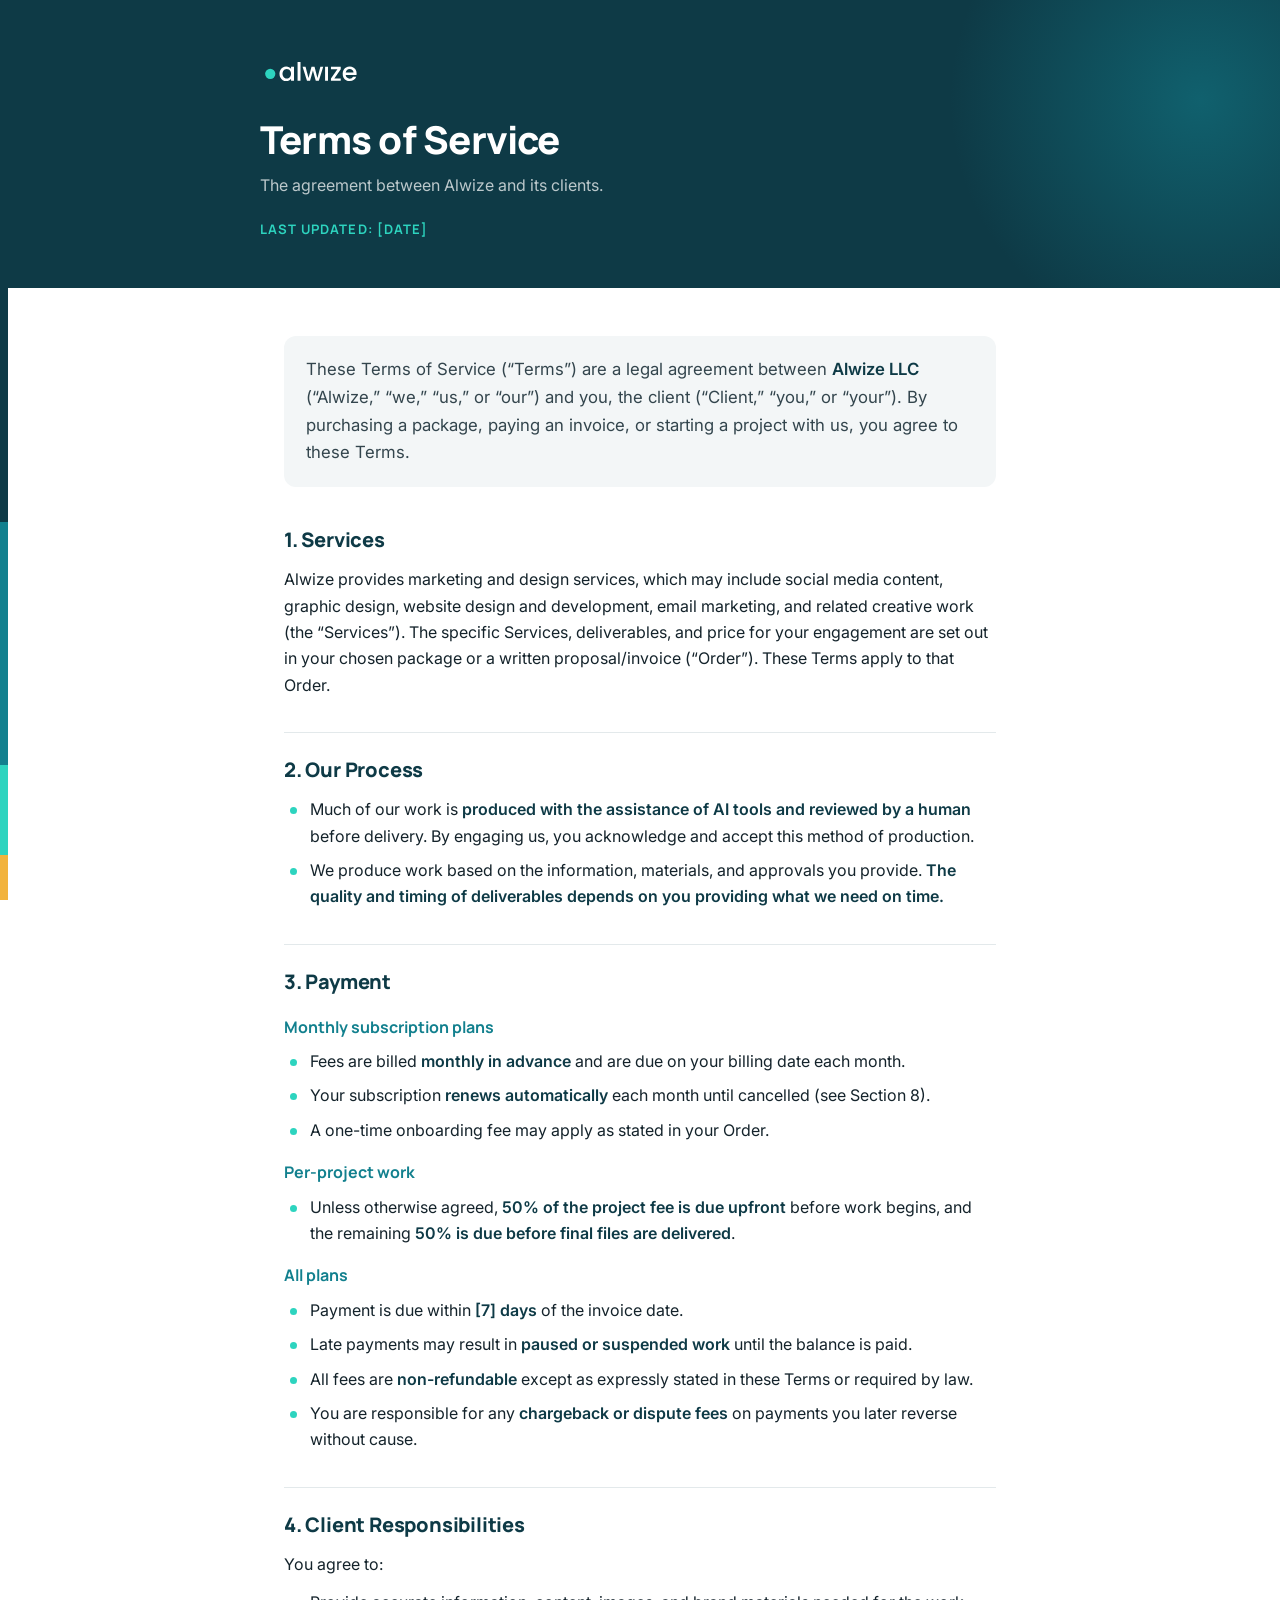
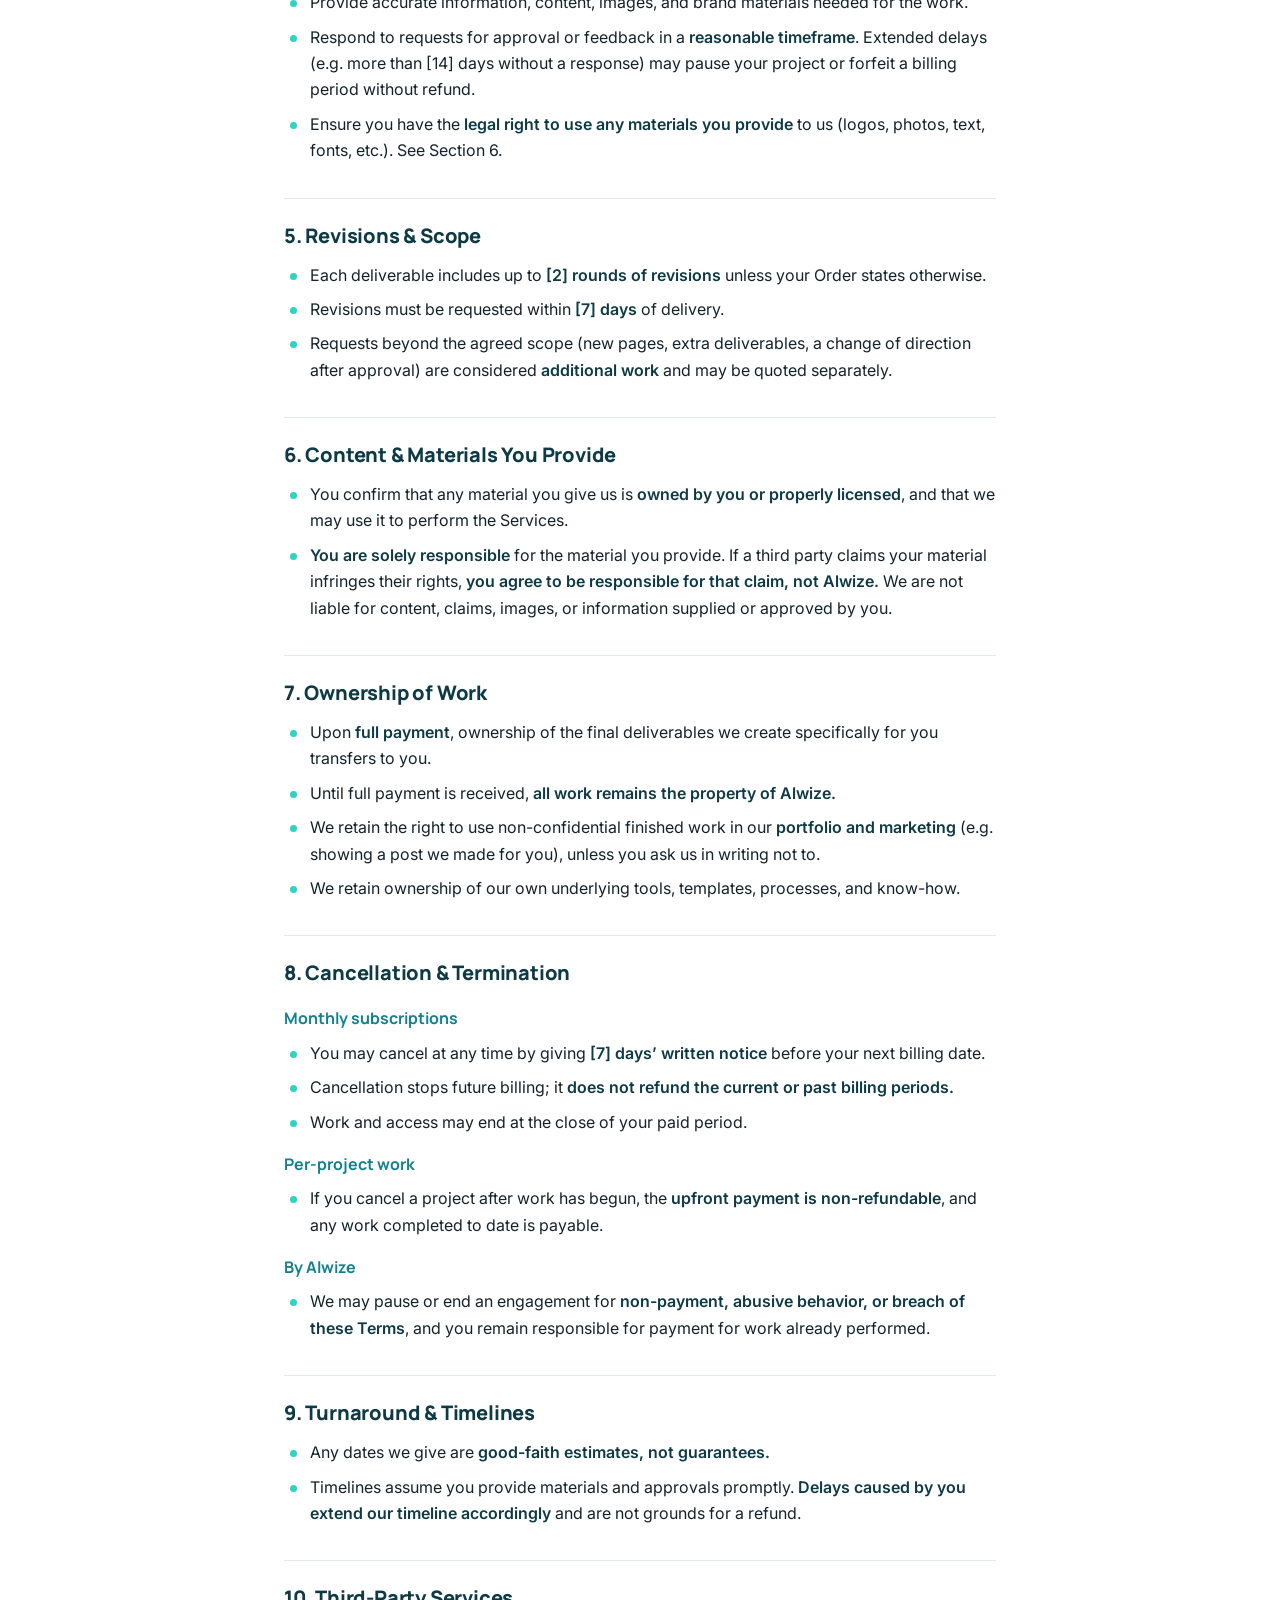
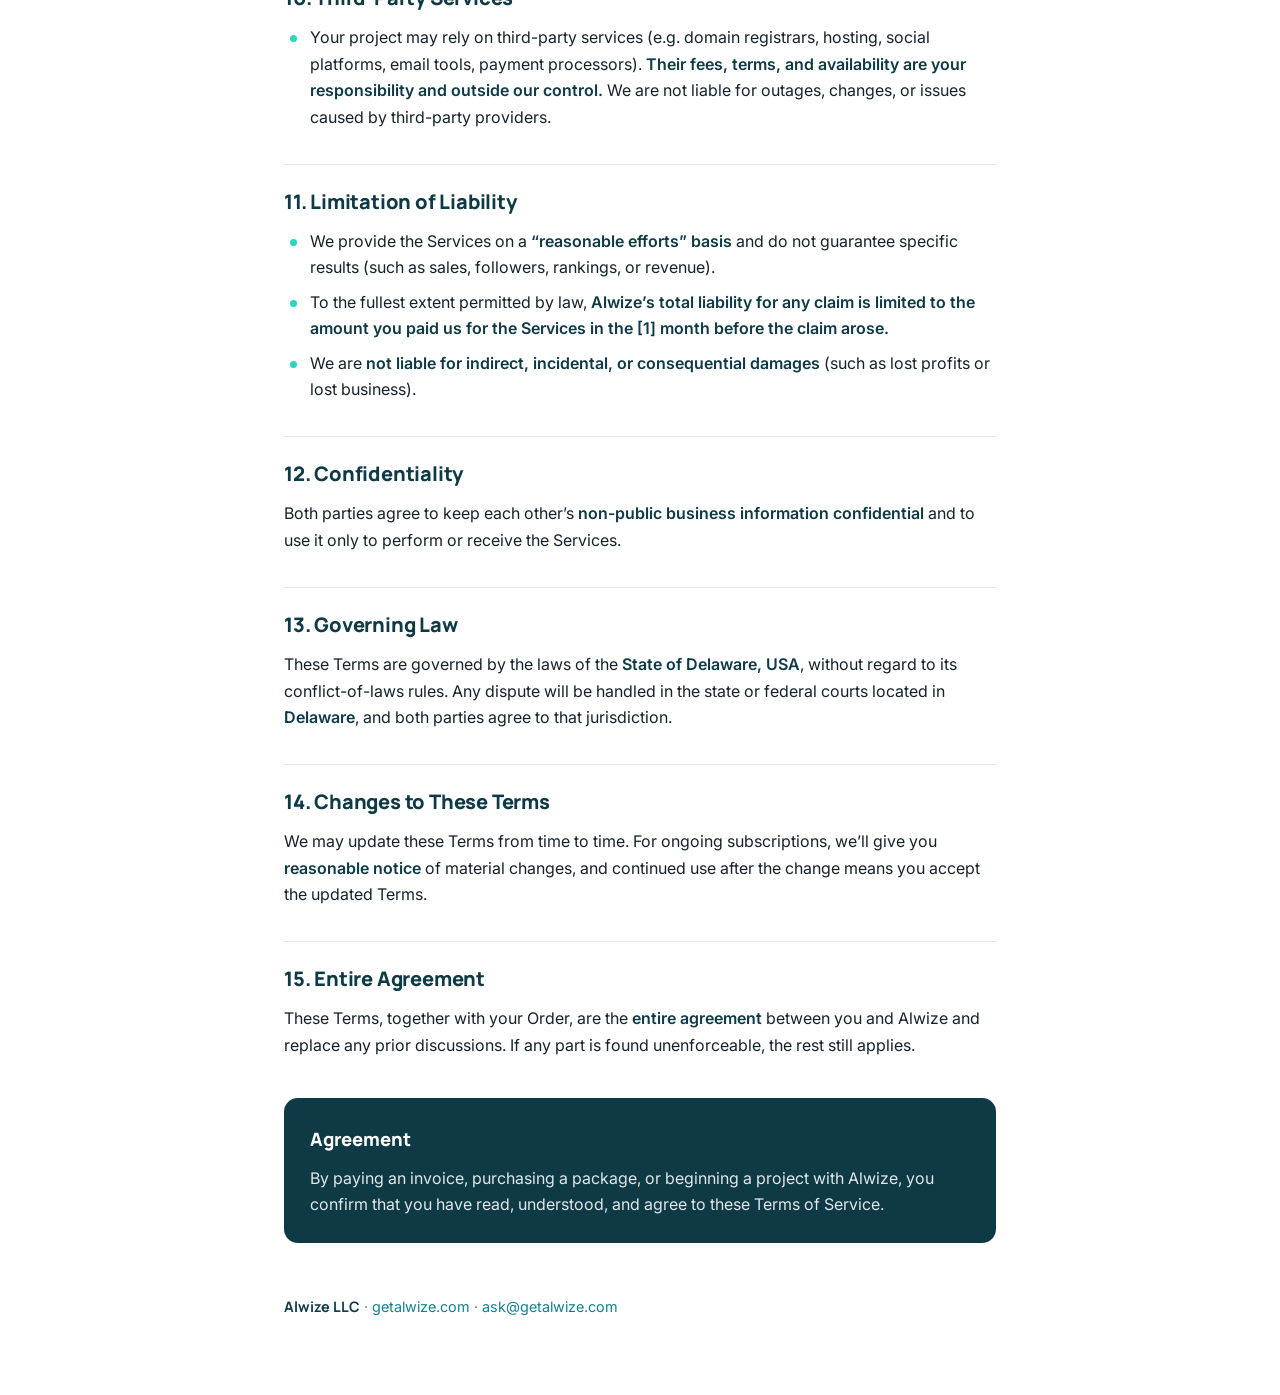
<file: alwize-terms.html>
<!DOCTYPE html>
<html lang="en">
<head>
<meta charset="UTF-8"/>
<!-- Google tag (gtag.js) -->
<script async src="https://www.googletagmanager.com/gtag/js?id=AW-18377261128"></script>
<script>
  window.dataLayer = window.dataLayer || [];
  function gtag(){dataLayer.push(arguments);}
  gtag('js', new Date());

  gtag('config', 'AW-18377261128');
</script>

<meta name="viewport" content="width=device-width, initial-scale=1.0"/>
<title>Terms of Service — Alwize</title>
<meta name="description" content="Alwize Terms of Service — the agreement between Alwize and its clients."/>
<link href="https://fonts.googleapis.com/css2?family=Inter:wght@400;500;600&family=Manrope:wght@600;700;800&display=swap" rel="stylesheet"/>
<style>
  :root{
    --ink:#0E3A46; --teal:#12808E; --aqua:#2DD4BF; --gold:#F2B33D;
    --graphite:#14232B; --slate:#647C85; --mist:#F3F6F7; --line:#e3e9eb;
  }
  *{margin:0;padding:0;box-sizing:border-box}
  body{font-family:"Inter",-apple-system,BlinkMacSystemFont,sans-serif;color:var(--graphite);background:#fff;line-height:1.65;-webkit-font-smoothing:antialiased}
  .band{position:fixed;left:0;top:0;bottom:0;width:8px;display:flex;flex-direction:column;z-index:10}
  .band i{display:block}
  .b1{background:var(--ink);flex:58}.b2{background:var(--teal);flex:27}.b3{background:var(--aqua);flex:10}.b4{background:var(--gold);flex:5}
  header{background:var(--ink);color:#fff;padding:56px 24px 48px;position:relative;overflow:hidden}
  header .orb{position:absolute;width:520px;height:520px;right:-180px;top:-160px;border-radius:50%;
    background:radial-gradient(circle at 50% 50%, rgba(18,128,142,.55), rgba(18,128,142,0) 68%);pointer-events:none}
  .wrap{max-width:760px;margin:0 auto;position:relative;z-index:2}
  .logo{display:flex;align-items:center;gap:0;margin-bottom:34px}
  .logo svg{height:30px;width:auto;display:block}
  header h1{font-family:"Manrope";font-weight:800;font-size:2.4rem;letter-spacing:-.02em;line-height:1.05}
  header .sub{color:rgba(255,255,255,.72);margin-top:12px;font-size:1rem}
  header .updated{margin-top:20px;font-size:.82rem;color:var(--aqua);font-family:"Manrope";font-weight:700;letter-spacing:.08em;text-transform:uppercase}
  main{max-width:760px;margin:0 auto;padding:48px 24px 40px}
  .intro{font-size:1.05rem;color:#33454d;background:var(--mist);border-radius:12px;padding:20px 22px;margin-bottom:36px}
  h2{font-family:"Manrope";font-weight:800;color:var(--ink);font-size:1.25rem;margin:34px 0 10px;letter-spacing:-.01em;
    padding-top:20px;border-top:1px solid var(--line)}
  h2:first-of-type{border-top:none;padding-top:0}
  h3{font-family:"Manrope";font-weight:700;color:var(--teal);font-size:1rem;margin:16px 0 4px}
  p{margin-bottom:12px}
  ul{margin:8px 0 14px 4px;list-style:none}
  li{position:relative;padding-left:22px;margin-bottom:8px}
  li::before{content:"";position:absolute;left:2px;top:11px;width:7px;height:7px;border-radius:50%;background:var(--aqua)}
  strong{font-weight:600;color:var(--ink)}
  .agree{background:var(--ink);color:#fff;border-radius:14px;padding:26px 26px;margin:40px 0 12px}
  .agree h2{color:#fff;border:none;padding:0;margin:0 0 10px;font-size:1.15rem}
  .agree p{color:rgba(255,255,255,.88);margin:0}
  footer{max-width:760px;margin:0 auto;padding:0 24px 64px;color:var(--slate);font-size:.9rem}
  footer .brand{font-family:"Manrope";font-weight:700;color:var(--ink)}
  footer a{color:var(--teal);text-decoration:none}
  @media (max-width:640px){ header h1{font-size:1.85rem} header{padding:44px 20px 38px} main{padding:36px 20px} }
</style>
</head>
<body>
<div class="band"><i class="b1"></i><i class="b2"></i><i class="b3"></i><i class="b4"></i></div>

<header>
  <div class="orb"></div>
  <div class="wrap">
    <div class="logo">
      <svg viewBox="0 0 793.5 234" aria-label="Alwize"><circle cx="80" cy="138.9" r="40" fill="#2DD4BF"/><g transform="translate(144.6,194) scale(0.2,-0.2)"><path d="M297 560Q362 560 410.5 534.5Q459 509 488 471V551H603V0H488V82Q459 43 409 17Q359 -9 295 -9Q224 -9 165 27.5Q106 64 71.5 129.5Q37 195 37 278Q37 361 71.5 425Q106 489 165.5 524.5Q225 560 297 560ZM321 461Q277 461 239 439.5Q201 418 177.5 376.5Q154 335 154 278Q154 221 177.5 178Q201 135 239.5 112.5Q278 90 321 90Q365 90 403 112Q441 134 464.5 176.5Q488 219 488 276Q488 333 464.5 375Q441 417 403 439Q365 461 321 461ZM856.83 740V0H742.83V740ZM1742.87 551 1571.87 0H1451.87L1340.87 407L1229.87 0H1109.87L937.87 551H1053.87L1168.87 108L1285.87 551H1404.87L1516.87 110L1630.87 551ZM1929.495 551V0H1815.495V551ZM2176.535 93H2426.535V0H2044.535V93L2295.535 458H2044.535V551H2426.535V458ZM3040.47 233H2619.47Q2624.47 167 2668.47 127Q2712.47 87 2776.47 87Q2868.47 87 2906.47 164H3029.47Q3004.47 88 2938.97 39.5Q2873.47 -9 2776.47 -9Q2697.47 -9 2634.97 26.5Q2572.47 62 2536.97 126.5Q2501.47 191 2501.47 276Q2501.47 361 2535.97 425.5Q2570.47 490 2632.97 525Q2695.47 560 2776.47 560Q2854.47 560 2915.47 526Q2976.47 492 3010.47 430.5Q3044.47 369 3044.47 289Q3044.47 258 3040.47 233ZM2925.47 325Q2924.47 388 2880.47 426Q2836.47 464 2771.47 464Q2712.47 464 2670.47 426.5Q2628.47 389 2620.47 325Z" fill="#ffffff"/></g></svg>
    </div>
    <h1>Terms of Service</h1>
    <div class="sub">The agreement between Alwize and its clients.</div>
    <div class="updated">Last updated: [DATE]</div>
  </div>
</header>

<main>
  <p class="intro">These Terms of Service (“Terms”) are a legal agreement between <strong>Alwize LLC</strong> (“Alwize,” “we,” “us,” or “our”) and you, the client (“Client,” “you,” or “your”). By purchasing a package, paying an invoice, or starting a project with us, you agree to these Terms.</p>

  <h2>1. Services</h2>
  <p>Alwize provides marketing and design services, which may include social media content, graphic design, website design and development, email marketing, and related creative work (the “Services”). The specific Services, deliverables, and price for your engagement are set out in your chosen package or a written proposal/invoice (“Order”). These Terms apply to that Order.</p>

  <h2>2. Our Process</h2>
  <ul>
    <li>Much of our work is <strong>produced with the assistance of AI tools and reviewed by a human</strong> before delivery. By engaging us, you acknowledge and accept this method of production.</li>
    <li>We produce work based on the information, materials, and approvals you provide. <strong>The quality and timing of deliverables depends on you providing what we need on time.</strong></li>
  </ul>

  <h2>3. Payment</h2>
  <h3>Monthly subscription plans</h3>
  <ul>
    <li>Fees are billed <strong>monthly in advance</strong> and are due on your billing date each month.</li>
    <li>Your subscription <strong>renews automatically</strong> each month until cancelled (see Section 8).</li>
    <li>A one-time onboarding fee may apply as stated in your Order.</li>
  </ul>
  <h3>Per-project work</h3>
  <ul>
    <li>Unless otherwise agreed, <strong>50% of the project fee is due upfront</strong> before work begins, and the remaining <strong>50% is due before final files are delivered</strong>.</li>
  </ul>
  <h3>All plans</h3>
  <ul>
    <li>Payment is due within <strong>[7] days</strong> of the invoice date.</li>
    <li>Late payments may result in <strong>paused or suspended work</strong> until the balance is paid.</li>
    <li>All fees are <strong>non-refundable</strong> except as expressly stated in these Terms or required by law.</li>
    <li>You are responsible for any <strong>chargeback or dispute fees</strong> on payments you later reverse without cause.</li>
  </ul>

  <h2>4. Client Responsibilities</h2>
  <p>You agree to:</p>
  <ul>
    <li>Provide accurate information, content, images, and brand materials needed for the work.</li>
    <li>Respond to requests for approval or feedback in a <strong>reasonable timeframe</strong>. Extended delays (e.g. more than [14] days without a response) may pause your project or forfeit a billing period without refund.</li>
    <li>Ensure you have the <strong>legal right to use any materials you provide</strong> to us (logos, photos, text, fonts, etc.). See Section 6.</li>
  </ul>

  <h2>5. Revisions &amp; Scope</h2>
  <ul>
    <li>Each deliverable includes up to <strong>[2] rounds of revisions</strong> unless your Order states otherwise.</li>
    <li>Revisions must be requested within <strong>[7] days</strong> of delivery.</li>
    <li>Requests beyond the agreed scope (new pages, extra deliverables, a change of direction after approval) are considered <strong>additional work</strong> and may be quoted separately.</li>
  </ul>

  <h2>6. Content &amp; Materials You Provide</h2>
  <ul>
    <li>You confirm that any material you give us is <strong>owned by you or properly licensed</strong>, and that we may use it to perform the Services.</li>
    <li><strong>You are solely responsible</strong> for the material you provide. If a third party claims your material infringes their rights, <strong>you agree to be responsible for that claim, not Alwize.</strong> We are not liable for content, claims, images, or information supplied or approved by you.</li>
  </ul>

  <h2>7. Ownership of Work</h2>
  <ul>
    <li>Upon <strong>full payment</strong>, ownership of the final deliverables we create specifically for you transfers to you.</li>
    <li>Until full payment is received, <strong>all work remains the property of Alwize.</strong></li>
    <li>We retain the right to use non-confidential finished work in our <strong>portfolio and marketing</strong> (e.g. showing a post we made for you), unless you ask us in writing not to.</li>
    <li>We retain ownership of our own underlying tools, templates, processes, and know-how.</li>
  </ul>

  <h2>8. Cancellation &amp; Termination</h2>
  <h3>Monthly subscriptions</h3>
  <ul>
    <li>You may cancel at any time by giving <strong>[7] days’ written notice</strong> before your next billing date.</li>
    <li>Cancellation stops future billing; it <strong>does not refund the current or past billing periods.</strong></li>
    <li>Work and access may end at the close of your paid period.</li>
  </ul>
  <h3>Per-project work</h3>
  <ul>
    <li>If you cancel a project after work has begun, the <strong>upfront payment is non-refundable</strong>, and any work completed to date is payable.</li>
  </ul>
  <h3>By Alwize</h3>
  <ul>
    <li>We may pause or end an engagement for <strong>non-payment, abusive behavior, or breach of these Terms</strong>, and you remain responsible for payment for work already performed.</li>
  </ul>

  <h2>9. Turnaround &amp; Timelines</h2>
  <ul>
    <li>Any dates we give are <strong>good-faith estimates, not guarantees.</strong></li>
    <li>Timelines assume you provide materials and approvals promptly. <strong>Delays caused by you extend our timeline accordingly</strong> and are not grounds for a refund.</li>
  </ul>

  <h2>10. Third-Party Services</h2>
  <ul>
    <li>Your project may rely on third-party services (e.g. domain registrars, hosting, social platforms, email tools, payment processors). <strong>Their fees, terms, and availability are your responsibility and outside our control.</strong> We are not liable for outages, changes, or issues caused by third-party providers.</li>
  </ul>

  <h2>11. Limitation of Liability</h2>
  <ul>
    <li>We provide the Services on a <strong>“reasonable efforts” basis</strong> and do not guarantee specific results (such as sales, followers, rankings, or revenue).</li>
    <li>To the fullest extent permitted by law, <strong>Alwize’s total liability for any claim is limited to the amount you paid us for the Services in the [1] month before the claim arose.</strong></li>
    <li>We are <strong>not liable for indirect, incidental, or consequential damages</strong> (such as lost profits or lost business).</li>
  </ul>

  <h2>12. Confidentiality</h2>
  <p>Both parties agree to keep each other’s <strong>non-public business information confidential</strong> and to use it only to perform or receive the Services.</p>

  <h2>13. Governing Law</h2>
  <p>These Terms are governed by the laws of the <strong>State of Delaware, USA</strong>, without regard to its conflict-of-laws rules. Any dispute will be handled in the state or federal courts located in <strong>Delaware</strong>, and both parties agree to that jurisdiction.</p>

  <h2>14. Changes to These Terms</h2>
  <p>We may update these Terms from time to time. For ongoing subscriptions, we’ll give you <strong>reasonable notice</strong> of material changes, and continued use after the change means you accept the updated Terms.</p>

  <h2>15. Entire Agreement</h2>
  <p>These Terms, together with your Order, are the <strong>entire agreement</strong> between you and Alwize and replace any prior discussions. If any part is found unenforceable, the rest still applies.</p>

  <div class="agree">
    <h2>Agreement</h2>
    <p>By paying an invoice, purchasing a package, or beginning a project with Alwize, you confirm that you have read, understood, and agree to these Terms of Service.</p>
  </div>
</main>

<footer>
  <p><span class="brand">Alwize LLC</span> · <a href="https://getalwize.com">getalwize.com</a> · <a href="mailto:ask@getalwize.com">ask@getalwize.com</a></p>
</footer>

</body>
</html>
</file>
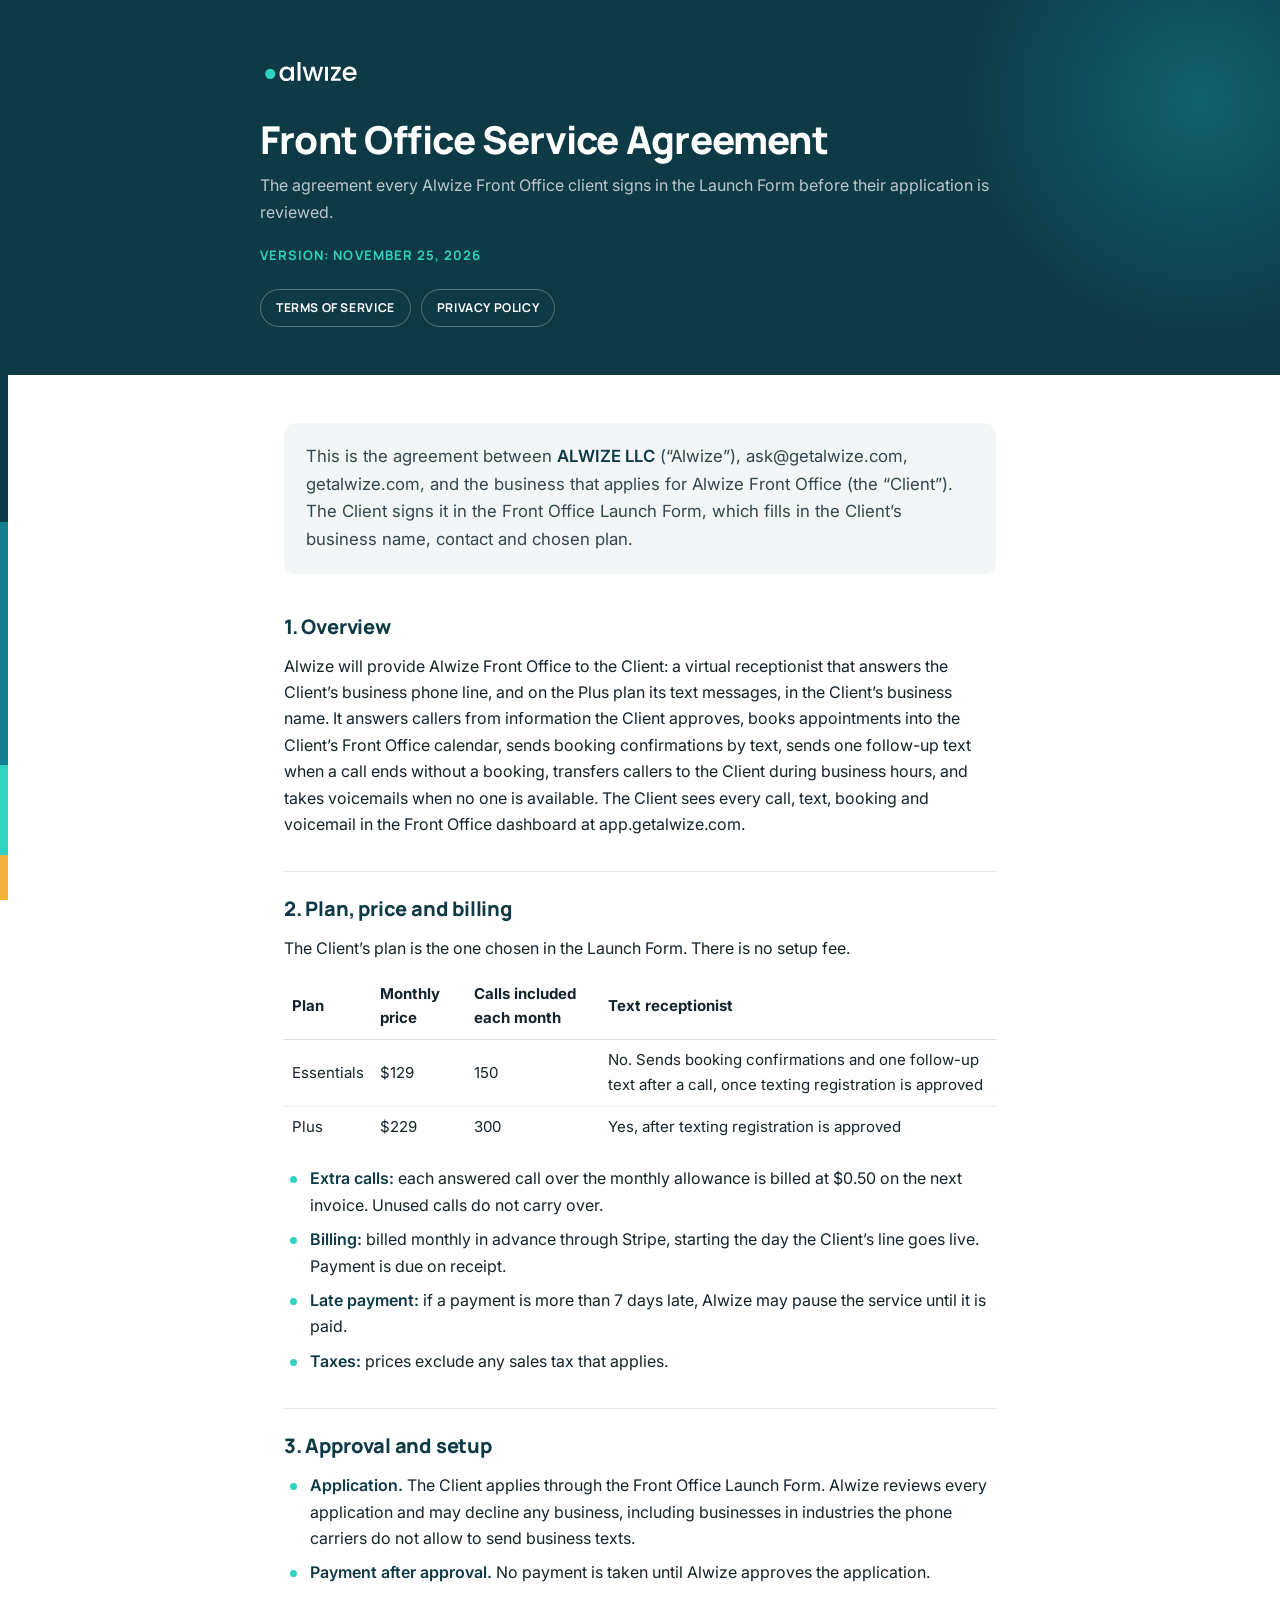
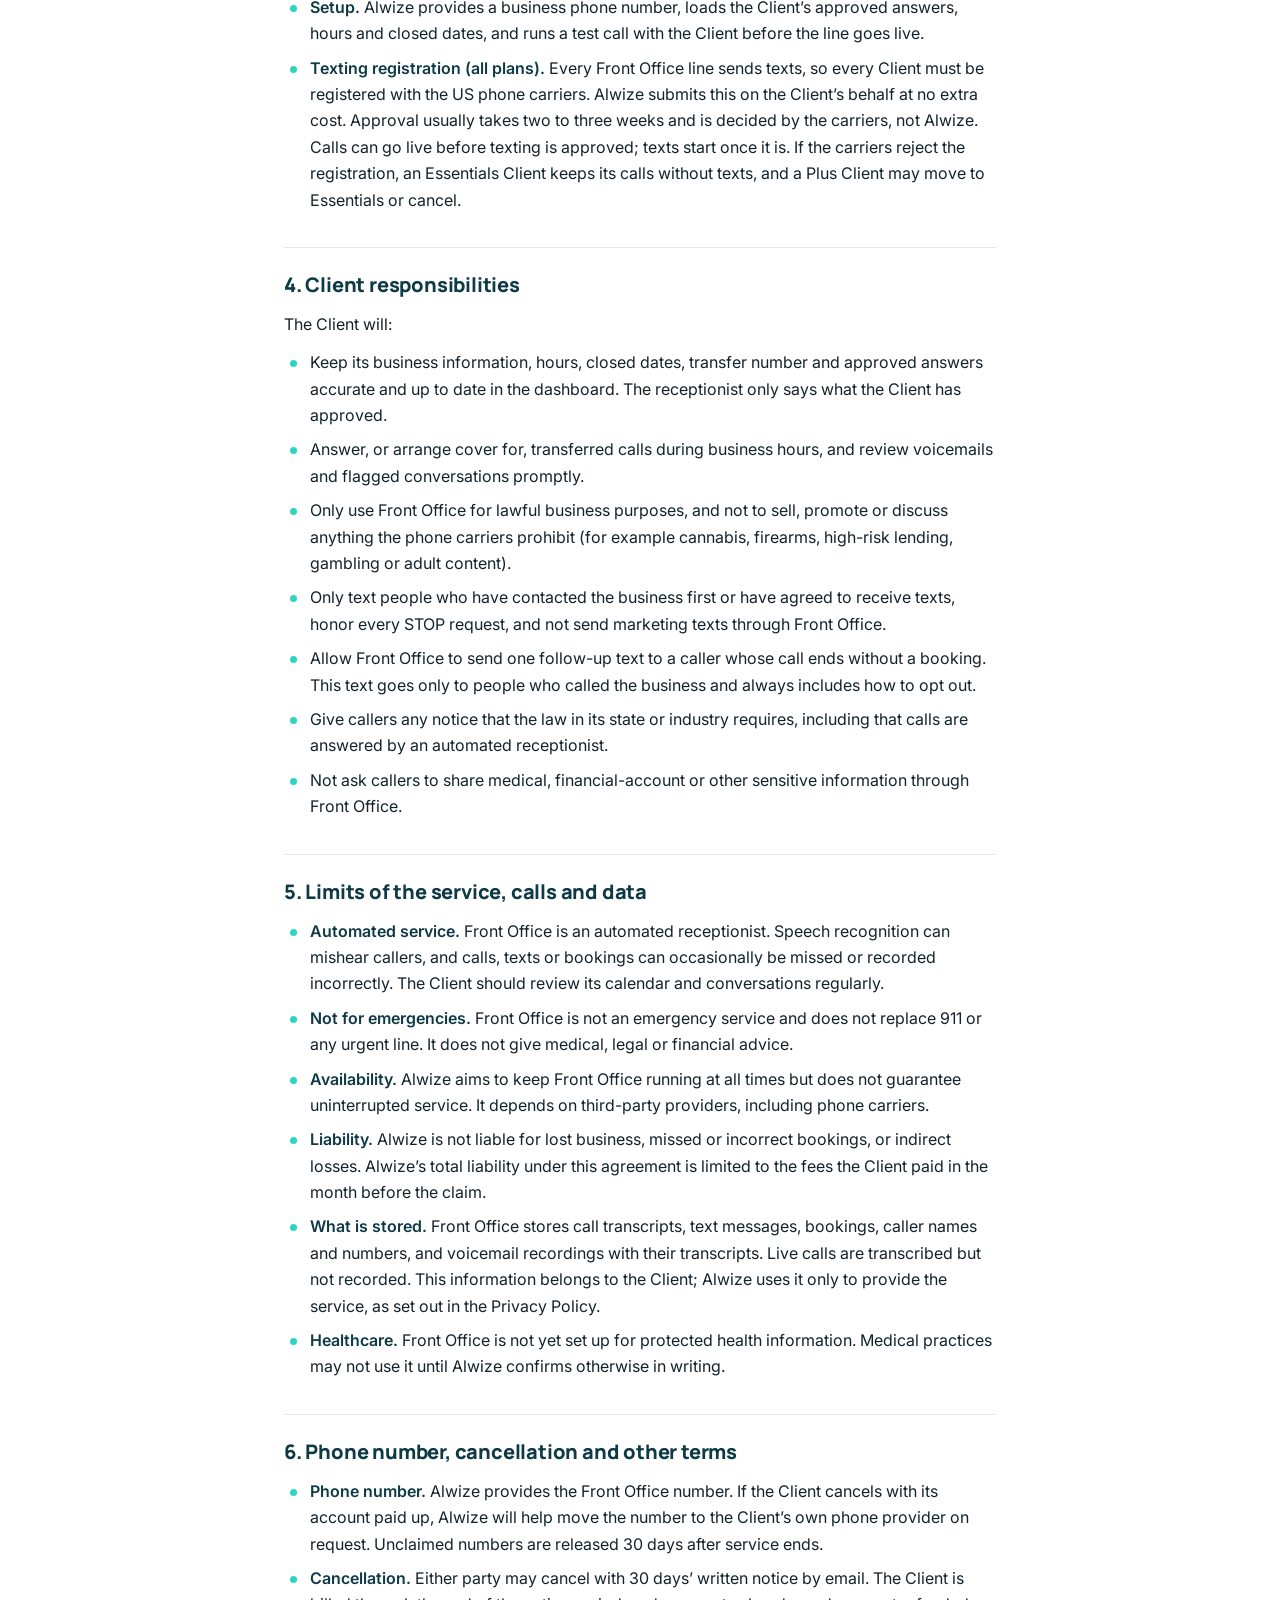
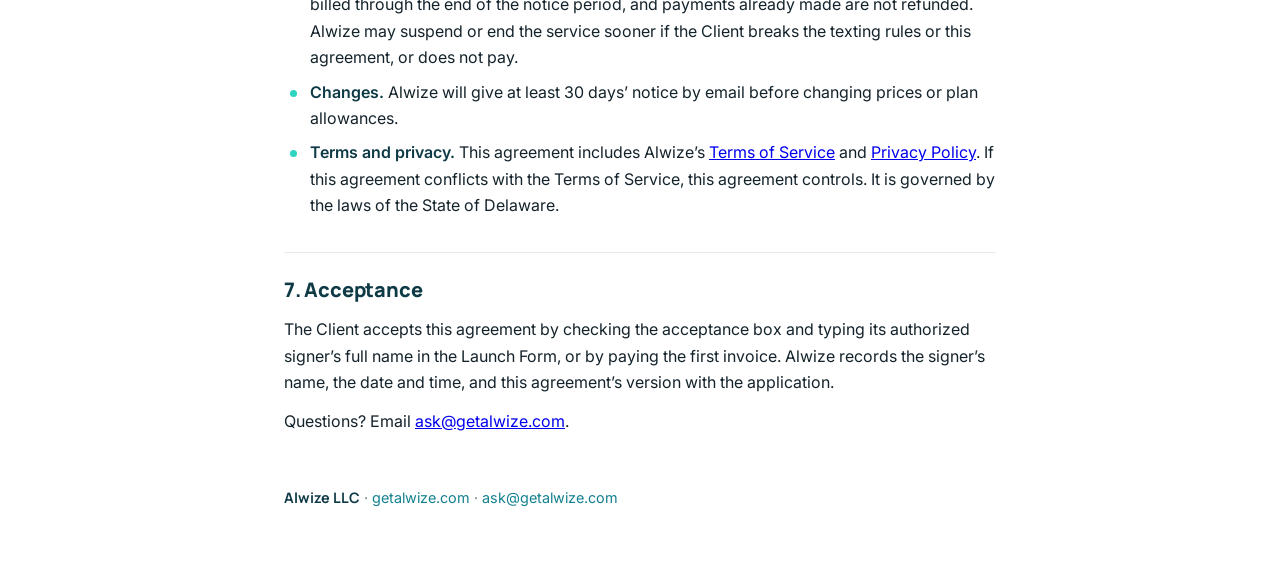
<file: front-office-agreement.html>
<!DOCTYPE html>
<html lang="en">
<head>
<meta charset="UTF-8"/>
<meta name="viewport" content="width=device-width, initial-scale=1.0"/>
<title>Front Office Service Agreement — Alwize</title>
<meta name="description" content="Alwize Terms of Service and Privacy Policy — the agreement between Alwize and its clients, and how we handle your information."/>
<meta name="theme-color" content="#0E3A46"/>
<link rel="icon" href="favicon.svg" type="image/svg+xml"/>
<link href="https://fonts.googleapis.com/css2?family=Inter:wght@400;500;600&family=Manrope:wght@600;700;800&display=swap" rel="stylesheet"/>
<style>
  :root{
    --ink:#0E3A46; --teal:#12808E; --aqua:#2DD4BF; --gold:#F2B33D;
    --graphite:#14232B; --slate:#647C85; --mist:#F3F6F7; --line:#e3e9eb;
  }
  *{margin:0;padding:0;box-sizing:border-box}
  body{font-family:"Inter",-apple-system,BlinkMacSystemFont,sans-serif;color:var(--graphite);background:#fff;line-height:1.65;-webkit-font-smoothing:antialiased}
  .band{position:fixed;left:0;top:0;bottom:0;width:8px;display:flex;flex-direction:column;z-index:10}
  .band i{display:block}
  .b1{background:var(--ink);flex:58}.b2{background:var(--teal);flex:27}.b3{background:var(--aqua);flex:10}.b4{background:var(--gold);flex:5}
  header{background:var(--ink);color:#fff;padding:56px 24px 48px;position:relative;overflow:hidden}
  header .orb{position:absolute;width:520px;height:520px;right:-180px;top:-160px;border-radius:50%;
    background:radial-gradient(circle at 50% 50%, rgba(18,128,142,.55), rgba(18,128,142,0) 68%);pointer-events:none}
  .wrap{max-width:760px;margin:0 auto;position:relative;z-index:2}
  .logo{display:inline-flex;align-items:center;gap:0;margin-bottom:34px}
  .logo svg{height:30px;width:auto;display:block}
  header h1{font-family:"Manrope";font-weight:800;font-size:2.4rem;letter-spacing:-.02em;line-height:1.05}
  header .sub{color:rgba(255,255,255,.72);margin-top:12px;font-size:1rem}
  header .updated{margin-top:20px;font-size:.82rem;color:var(--aqua);font-family:"Manrope";font-weight:700;letter-spacing:.08em;text-transform:uppercase}
  header .jump{margin-top:22px;display:flex;gap:10px;flex-wrap:wrap}
  header .jump a{font-family:"Manrope";font-weight:700;font-size:.76rem;letter-spacing:.05em;text-transform:uppercase;
    color:#fff;text-decoration:none;border:1px solid rgba(255,255,255,.3);padding:8px 15px;border-radius:100px;transition:.2s}
  header .jump a:hover{background:var(--aqua);border-color:var(--aqua);color:var(--ink)}
  .section-label{font-family:"Manrope";font-weight:800;font-size:.78rem;letter-spacing:.12em;text-transform:uppercase;
    color:var(--teal);margin:0 0 6px}
  h2[id]{scroll-margin-top:20px}
  main{max-width:760px;margin:0 auto;padding:48px 24px 40px}
  .intro{font-size:1.05rem;color:#33454d;background:var(--mist);border-radius:12px;padding:20px 22px;margin-bottom:36px}
  h2{font-family:"Manrope";font-weight:800;color:var(--ink);font-size:1.25rem;margin:34px 0 10px;letter-spacing:-.01em;
    padding-top:20px;border-top:1px solid var(--line)}
  h2:first-of-type{border-top:none;padding-top:0}
  h3{font-family:"Manrope";font-weight:700;color:var(--teal);font-size:1rem;margin:16px 0 4px}
  p{margin-bottom:12px}
  ul{margin:8px 0 14px 4px;list-style:none}
  li{position:relative;padding-left:22px;margin-bottom:8px}
  li::before{content:"";position:absolute;left:2px;top:11px;width:7px;height:7px;border-radius:50%;background:var(--aqua)}
  strong{font-weight:600;color:var(--ink)}
  .agree{background:var(--ink);color:#fff;border-radius:14px;padding:26px 26px;margin:40px 0 12px}
  .agree h2{color:#fff;border:none;padding:0;margin:0 0 10px;font-size:1.15rem}
  .agree p{color:rgba(255,255,255,.88);margin:0}
  footer{max-width:760px;margin:0 auto;padding:0 24px 64px;color:var(--slate);font-size:.9rem}
  footer .brand{font-family:"Manrope";font-weight:700;color:var(--ink)}
  footer a{color:var(--teal);text-decoration:none}
  @media (max-width:640px){ header h1{font-size:1.85rem} header{padding:44px 20px 38px} main{padding:36px 20px} }
</style>
</head>
<body>
<div class="band"><i class="b1"></i><i class="b2"></i><i class="b3"></i><i class="b4"></i></div>

<header>
  <div class="orb"></div>
  <div class="wrap">
    <a href="/" class="logo" aria-label="alwize — home">
      <svg viewBox="0 0 793.5 234" aria-label="Alwize"><circle cx="80" cy="138.9" r="40" fill="#2DD4BF"/><g transform="translate(144.6,194) scale(0.2,-0.2)"><path d="M297 560Q362 560 410.5 534.5Q459 509 488 471V551H603V0H488V82Q459 43 409 17Q359 -9 295 -9Q224 -9 165 27.5Q106 64 71.5 129.5Q37 195 37 278Q37 361 71.5 425Q106 489 165.5 524.5Q225 560 297 560ZM321 461Q277 461 239 439.5Q201 418 177.5 376.5Q154 335 154 278Q154 221 177.5 178Q201 135 239.5 112.5Q278 90 321 90Q365 90 403 112Q441 134 464.5 176.5Q488 219 488 276Q488 333 464.5 375Q441 417 403 439Q365 461 321 461ZM856.83 740V0H742.83V740ZM1742.87 551 1571.87 0H1451.87L1340.87 407L1229.87 0H1109.87L937.87 551H1053.87L1168.87 108L1285.87 551H1404.87L1516.87 110L1630.87 551ZM1929.495 551V0H1815.495V551ZM2176.535 93H2426.535V0H2044.535V93L2295.535 458H2044.535V551H2426.535V458ZM3040.47 233H2619.47Q2624.47 167 2668.47 127Q2712.47 87 2776.47 87Q2868.47 87 2906.47 164H3029.47Q3004.47 88 2938.97 39.5Q2873.47 -9 2776.47 -9Q2697.47 -9 2634.97 26.5Q2572.47 62 2536.97 126.5Q2501.47 191 2501.47 276Q2501.47 361 2535.97 425.5Q2570.47 490 2632.97 525Q2695.47 560 2776.47 560Q2854.47 560 2915.47 526Q2976.47 492 3010.47 430.5Q3044.47 369 3044.47 289Q3044.47 258 3040.47 233ZM2925.47 325Q2924.47 388 2880.47 426Q2836.47 464 2771.47 464Q2712.47 464 2670.47 426.5Q2628.47 389 2620.47 325Z" fill="#ffffff"/></g></svg>
    </a>
    <h1>Front Office Service Agreement</h1>
    <div class="sub">The agreement every Alwize Front Office client signs in the Launch Form before their application is reviewed.</div>
    <div class="updated">Version: November 25, 2026</div>
    <div class="jump"><a href="/terms.html#terms">Terms of Service</a><a href="/terms.html#privacy">Privacy Policy</a></div>
  </div>
</header>

<main>
  <p class="intro">This is the agreement between <strong>ALWIZE LLC</strong> (“Alwize”), ask@getalwize.com, getalwize.com, and the business that applies for Alwize Front Office (the “Client”). The Client signs it in the Front Office Launch Form, which fills in the Client’s business name, contact and chosen plan.</p>

  <h2>1. Overview</h2>
  <p>Alwize will provide Alwize Front Office to the Client: a virtual receptionist that answers the Client’s business phone line, and on the Plus plan its text messages, in the Client’s business name. It answers callers from information the Client approves, books appointments into the Client’s Front Office calendar, sends booking confirmations by text, sends one follow-up text when a call ends without a booking, transfers callers to the Client during business hours, and takes voicemails when no one is available. The Client sees every call, text, booking and voicemail in the Front Office dashboard at app.getalwize.com.</p>

  <h2>2. Plan, price and billing</h2>
  <p>The Client’s plan is the one chosen in the Launch Form. There is no setup fee.</p>
  <table style="width:100%;border-collapse:collapse;margin:12px 0 18px;font-size:15px">
    <thead><tr><th style="text-align:left;border-bottom:1px solid #ddd;padding:8px">Plan</th><th style="text-align:left;border-bottom:1px solid #ddd;padding:8px">Monthly price</th><th style="text-align:left;border-bottom:1px solid #ddd;padding:8px">Calls included each month</th><th style="text-align:left;border-bottom:1px solid #ddd;padding:8px">Text receptionist</th></tr></thead>
    <tbody>
      <tr><td style="padding:8px;border-bottom:1px solid #eee">Essentials</td><td style="padding:8px;border-bottom:1px solid #eee">$129</td><td style="padding:8px;border-bottom:1px solid #eee">150</td><td style="padding:8px;border-bottom:1px solid #eee">No. Sends booking confirmations and one follow-up text after a call, once texting registration is approved</td></tr>
      <tr><td style="padding:8px">Plus</td><td style="padding:8px">$229</td><td style="padding:8px">300</td><td style="padding:8px">Yes, after texting registration is approved</td></tr>
    </tbody>
  </table>
  <ul>
    <li><strong>Extra calls:</strong> each answered call over the monthly allowance is billed at $0.50 on the next invoice. Unused calls do not carry over.</li>
    <li><strong>Billing:</strong> billed monthly in advance through Stripe, starting the day the Client’s line goes live. Payment is due on receipt.</li>
    <li><strong>Late payment:</strong> if a payment is more than 7 days late, Alwize may pause the service until it is paid.</li>
    <li><strong>Taxes:</strong> prices exclude any sales tax that applies.</li>
  </ul>

  <h2>3. Approval and setup</h2>
  <ul>
    <li><strong>Application.</strong> The Client applies through the Front Office Launch Form. Alwize reviews every application and may decline any business, including businesses in industries the phone carriers do not allow to send business texts.</li>
    <li><strong>Payment after approval.</strong> No payment is taken until Alwize approves the application.</li>
    <li><strong>Setup.</strong> Alwize provides a business phone number, loads the Client’s approved answers, hours and closed dates, and runs a test call with the Client before the line goes live.</li>
    <li><strong>Texting registration (all plans).</strong> Every Front Office line sends texts, so every Client must be registered with the US phone carriers. Alwize submits this on the Client’s behalf at no extra cost. Approval usually takes two to three weeks and is decided by the carriers, not Alwize. Calls can go live before texting is approved; texts start once it is. If the carriers reject the registration, an Essentials Client keeps its calls without texts, and a Plus Client may move to Essentials or cancel.</li>
  </ul>

  <h2>4. Client responsibilities</h2>
  <p>The Client will:</p>
  <ul>
    <li>Keep its business information, hours, closed dates, transfer number and approved answers accurate and up to date in the dashboard. The receptionist only says what the Client has approved.</li>
    <li>Answer, or arrange cover for, transferred calls during business hours, and review voicemails and flagged conversations promptly.</li>
    <li>Only use Front Office for lawful business purposes, and not to sell, promote or discuss anything the phone carriers prohibit (for example cannabis, firearms, high-risk lending, gambling or adult content).</li>
    <li>Only text people who have contacted the business first or have agreed to receive texts, honor every STOP request, and not send marketing texts through Front Office.</li>
    <li>Allow Front Office to send one follow-up text to a caller whose call ends without a booking. This text goes only to people who called the business and always includes how to opt out.</li>
    <li>Give callers any notice that the law in its state or industry requires, including that calls are answered by an automated receptionist.</li>
    <li>Not ask callers to share medical, financial-account or other sensitive information through Front Office.</li>
  </ul>

  <h2>5. Limits of the service, calls and data</h2>
  <ul>
    <li><strong>Automated service.</strong> Front Office is an automated receptionist. Speech recognition can mishear callers, and calls, texts or bookings can occasionally be missed or recorded incorrectly. The Client should review its calendar and conversations regularly.</li>
    <li><strong>Not for emergencies.</strong> Front Office is not an emergency service and does not replace 911 or any urgent line. It does not give medical, legal or financial advice.</li>
    <li><strong>Availability.</strong> Alwize aims to keep Front Office running at all times but does not guarantee uninterrupted service. It depends on third-party providers, including phone carriers.</li>
    <li><strong>Liability.</strong> Alwize is not liable for lost business, missed or incorrect bookings, or indirect losses. Alwize’s total liability under this agreement is limited to the fees the Client paid in the month before the claim.</li>
    <li><strong>What is stored.</strong> Front Office stores call transcripts, text messages, bookings, caller names and numbers, and voicemail recordings with their transcripts. Live calls are transcribed but not recorded. This information belongs to the Client; Alwize uses it only to provide the service, as set out in the Privacy Policy.</li>
    <li><strong>Healthcare.</strong> Front Office is not yet set up for protected health information. Medical practices may not use it until Alwize confirms otherwise in writing.</li>
  </ul>

  <h2>6. Phone number, cancellation and other terms</h2>
  <ul>
    <li><strong>Phone number.</strong> Alwize provides the Front Office number. If the Client cancels with its account paid up, Alwize will help move the number to the Client’s own phone provider on request. Unclaimed numbers are released 30 days after service ends.</li>
    <li><strong>Cancellation.</strong> Either party may cancel with 30 days’ written notice by email. The Client is billed through the end of the notice period, and payments already made are not refunded. Alwize may suspend or end the service sooner if the Client breaks the texting rules or this agreement, or does not pay.</li>
    <li><strong>Changes.</strong> Alwize will give at least 30 days’ notice by email before changing prices or plan allowances.</li>
    <li><strong>Terms and privacy.</strong> This agreement includes Alwize’s <a href="/terms.html#terms">Terms of Service</a> and <a href="/terms.html#privacy">Privacy Policy</a>. If this agreement conflicts with the Terms of Service, this agreement controls. It is governed by the laws of the State of Delaware.</li>
  </ul>

  <h2>7. Acceptance</h2>
  <p>The Client accepts this agreement by checking the acceptance box and typing its authorized signer’s full name in the Launch Form, or by paying the first invoice. Alwize records the signer’s name, the date and time, and this agreement’s version with the application.</p>
  <p>Questions? Email <a href="mailto:ask@getalwize.com">ask@getalwize.com</a>.</p>
</main>

<footer>
  <p><span class="brand">Alwize LLC</span> · <a href="/">getalwize.com</a> · <a href="mailto:ask@getalwize.com">ask@getalwize.com</a></p>
</footer>

</body>
</html>
</file>
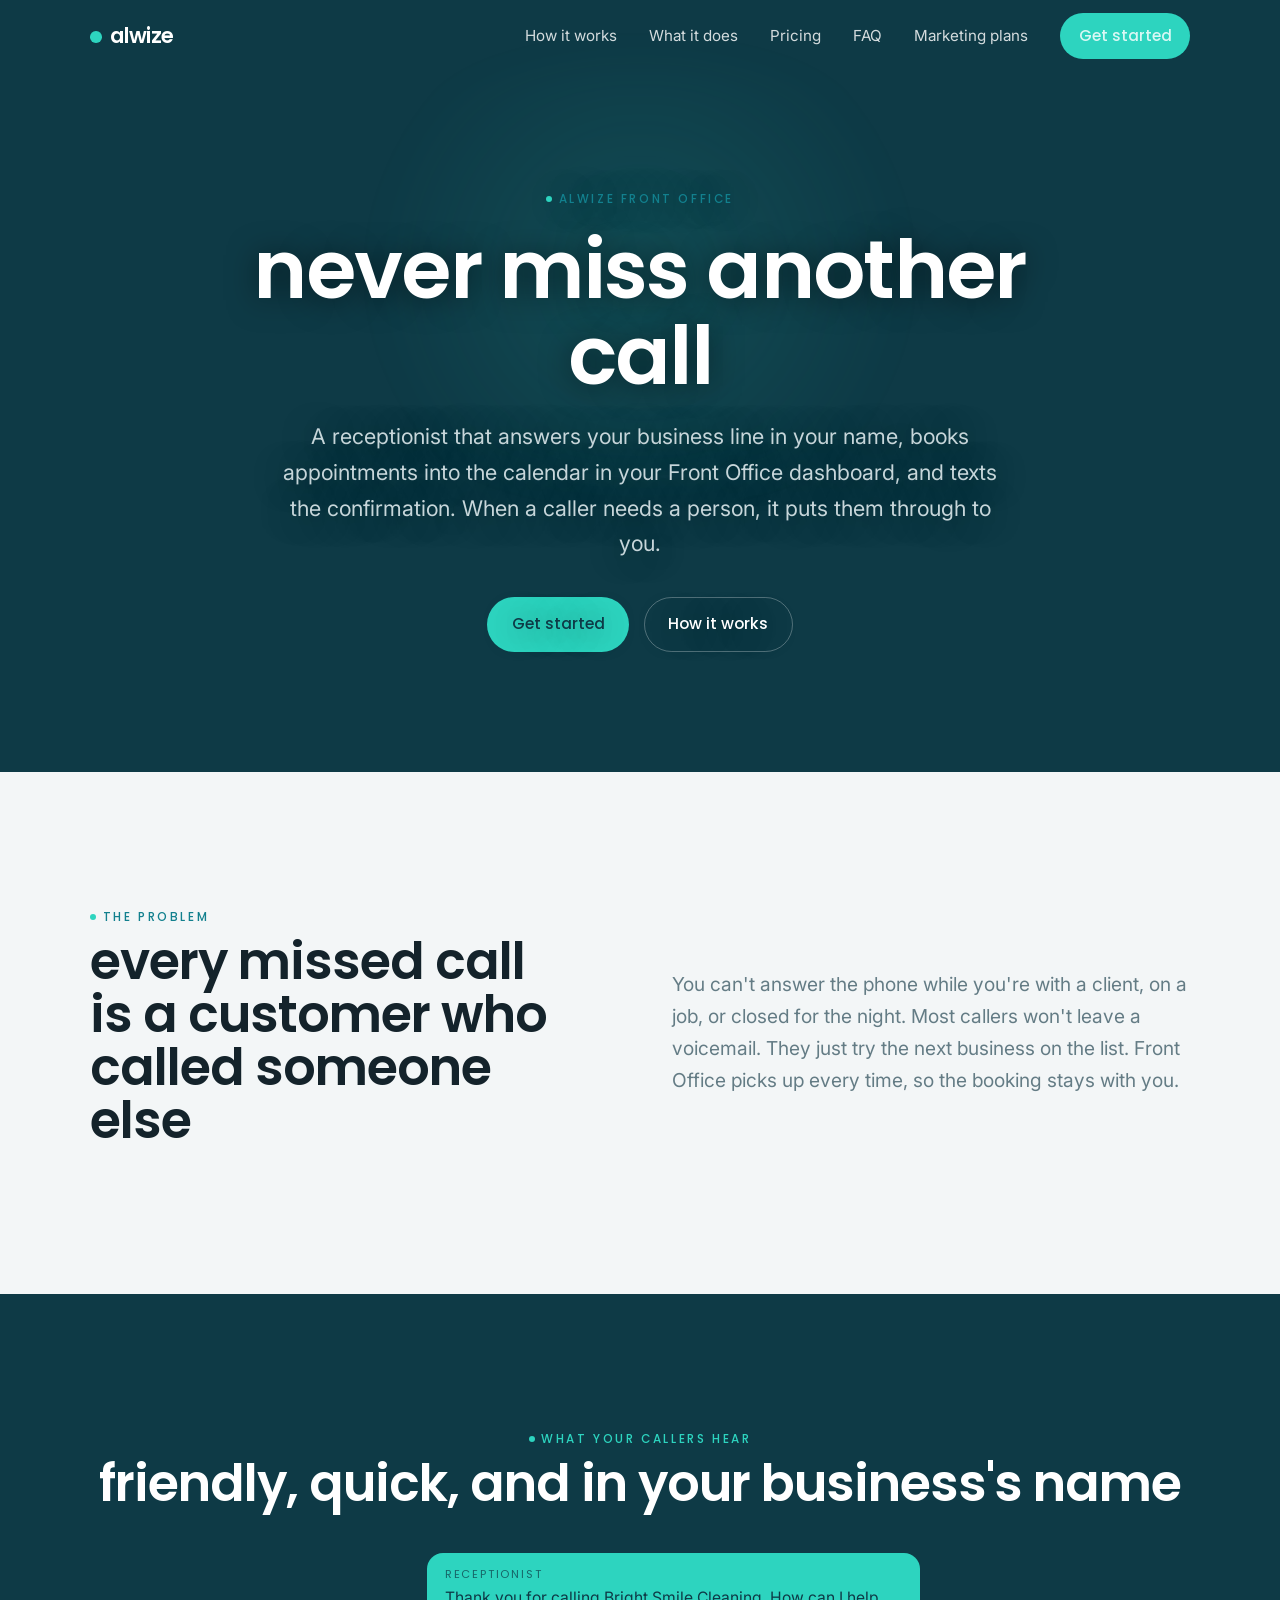
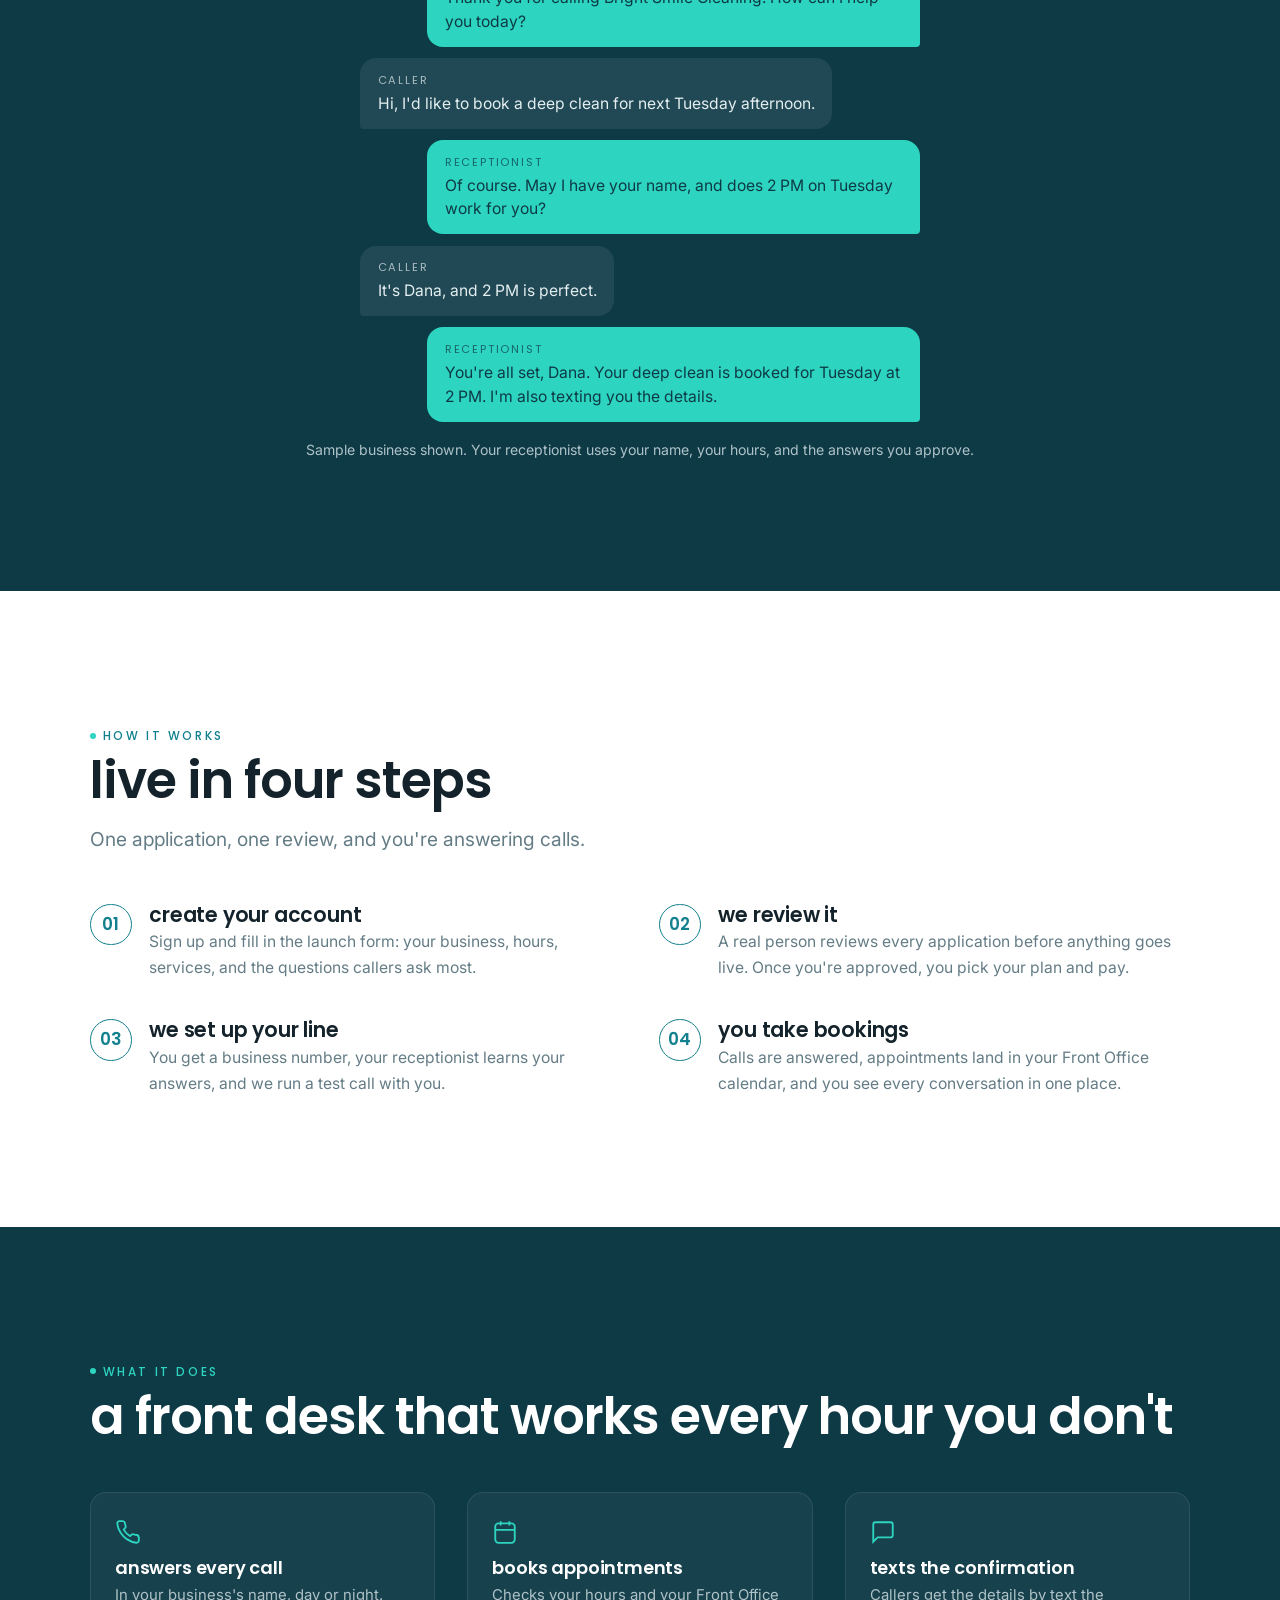
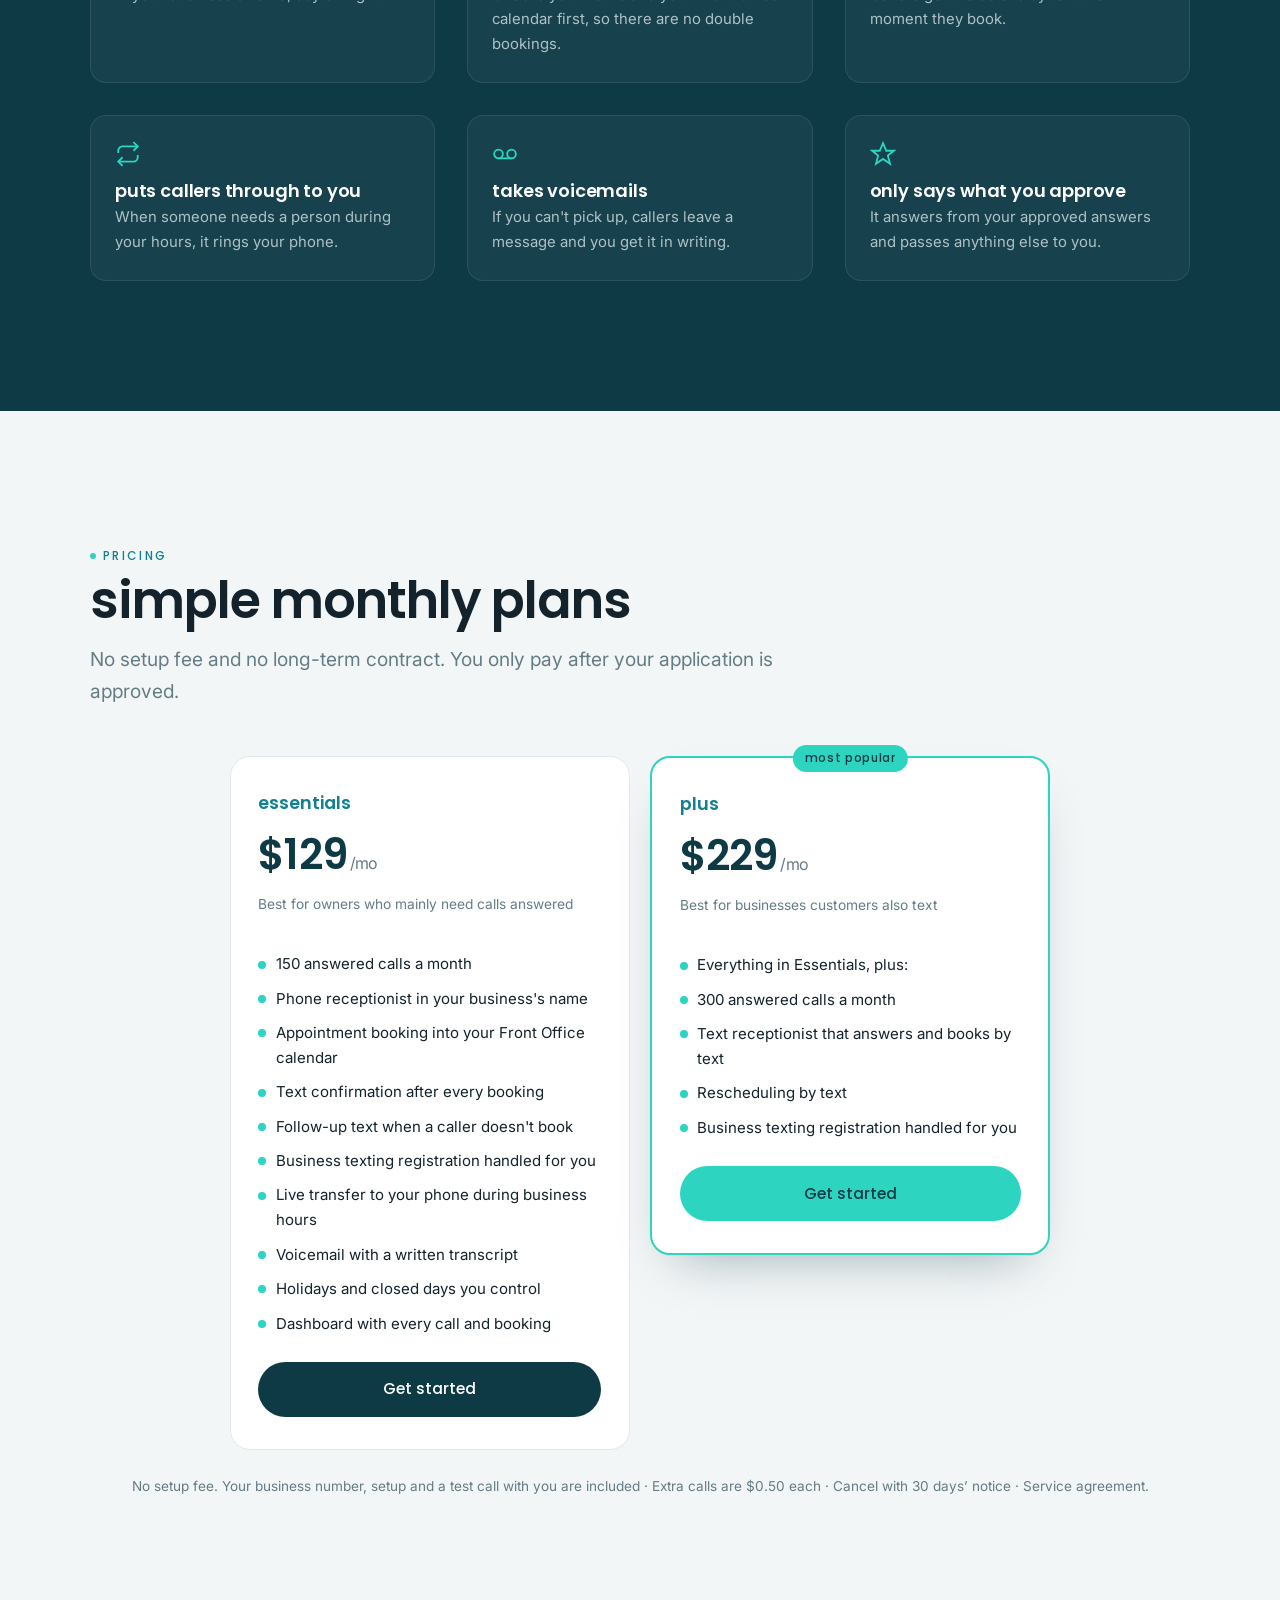
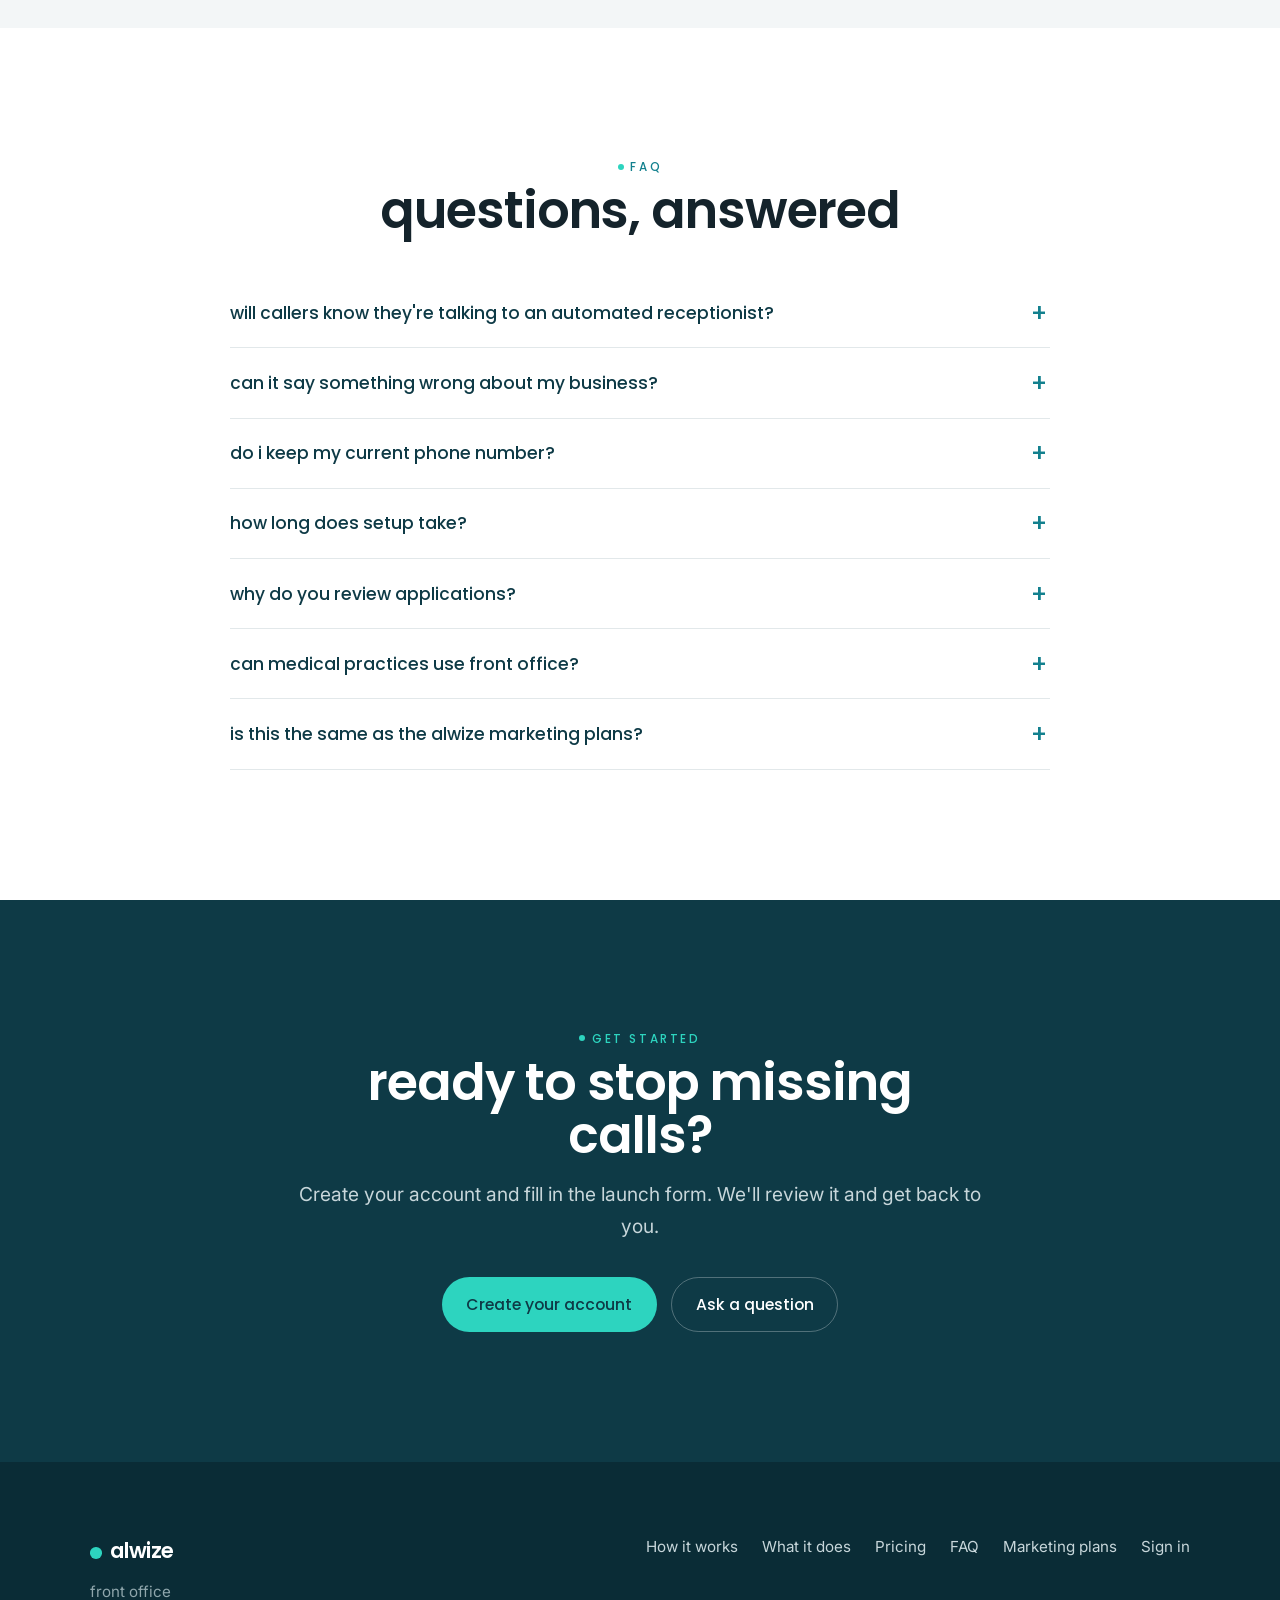
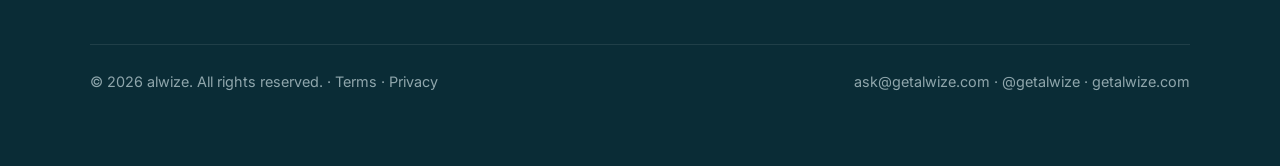
<file: front-office.html>
<!DOCTYPE html>
<html lang="en">
<head>
<meta charset="UTF-8">
<meta name="viewport" content="width=device-width, initial-scale=1.0">
<title>alwize front office — the receptionist that never misses a call</title>
<meta name="description" content="Alwize Front Office answers your business line in your name, books appointments into your Front Office calendar, texts the confirmation, and hands callers to you when they need a person. From $129/mo.">
<meta name="theme-color" content="#0E3A46">
<link rel="icon" href="favicon.svg" type="image/svg+xml">
<!-- Google tag (gtag.js) -->
<script async src="https://www.googletagmanager.com/gtag/js?id=AW-18377261128"></script>
<script>
  window.dataLayer = window.dataLayer || [];
  function gtag(){dataLayer.push(arguments);}
  gtag('js', new Date());
  gtag('config', 'AW-18377261128');
</script>

<meta property="og:title" content="alwize front office — the receptionist that never misses a call">
<meta property="og:description" content="Answers your line in your name, books appointments, texts confirmations, and hands callers to you when they need a person.">
<meta property="og:type" content="website">
<meta property="og:url" content="https://getalwize.com/front-office.html">
<meta property="og:image" content="https://getalwize.com/og.png">
<meta name="twitter:card" content="summary_large_image">

<link rel="preconnect" href="https://fonts.googleapis.com">
<link rel="preconnect" href="https://fonts.gstatic.com" crossorigin>
<link href="https://fonts.googleapis.com/css2?family=Poppins:wght@400;500;600&family=Inter:wght@400;500&display=swap" rel="stylesheet">
<link rel="stylesheet" href="styles.css">
<style>
  /* Front Office page only */
  .fo-hero{padding-block:clamp(120px,16vw,190px) clamp(76px,10vw,120px)}
  .fo-hero::before{display:none}
  .pricing.two{grid-template-columns:repeat(2,1fr);max-width:820px;margin-inline:auto}
  .call{max-width:560px;margin:2.6rem auto 0;display:grid;gap:.7rem;text-align:left}
  .call .line{padding:.85rem 1.1rem;border-radius:16px;font-size:.98rem;line-height:1.5;max-width:88%}
  .call .them{background:rgba(255,255,255,.08);color:#E4EEF0;justify-self:start;border-bottom-left-radius:4px}
  .call .us{background:var(--aqua);color:var(--aqua-ink);justify-self:end;border-bottom-right-radius:4px}
  .call .who{display:block;font-family:var(--font-head);font-size:.7rem;letter-spacing:.16em;text-transform:uppercase;opacity:.7;margin-bottom:.2rem}
  .callnote{text-align:center;color:#AEC2C7;font-size:.88rem;margin-top:1rem}
  .fo-center{text-align:center}
  .fo-center .lead{margin-inline:auto}
  @media (max-width:820px){.pricing.two{grid-template-columns:1fr}}
</style>
</head>
<body>

<!-- NAV -->
<header class="nav" id="nav">
  <div class="nav-inner">
    <a href="index.html" class="wordmark"><span class="dot"></span>alwize</a>
    <nav class="nav-links" id="navLinks">
      <a href="#how">How it works</a>
      <a href="#features">What it does</a>
      <a href="#pricing">Pricing</a>
      <a href="#faq">FAQ</a>
      <a href="index.html">Marketing plans</a>
      <a href="https://app.getalwize.com" class="btn btn-primary nav-cta">Get started</a>
    </nav>
    <button class="nav-toggle" id="navToggle" aria-label="Menu">
      <svg width="26" height="26" viewBox="0 0 24 24" fill="none" stroke="currentColor" stroke-width="2"><line x1="3" y1="6" x2="21" y2="6"/><line x1="3" y1="12" x2="21" y2="12"/><line x1="3" y1="18" x2="21" y2="18"/></svg>
    </button>
  </div>
</header>

<main id="top">

<!-- HERO -->
<section class="hero fo-hero" id="hero">
  <div class="wrap">
    <span class="eyebrow">Alwize Front Office</span>
    <h1>never miss another call</h1>
    <p class="lead">A receptionist that answers your business line in your name, books appointments into the calendar in your Front Office dashboard, and texts the confirmation. When a caller needs a person, it puts them through to you.</p>
    <div class="hero-cta">
      <a href="https://app.getalwize.com" class="btn btn-primary">Get started</a>
      <a href="#how" class="btn btn-ghost">How it works</a>
    </div>
  </div>
</section>

<!-- PROBLEM -->
<section class="section section-mist">
  <div class="wrap split">
    <div class="reveal">
      <span class="eyebrow">The problem</span>
      <h2 class="title" style="max-width:14ch">every missed call is a customer who called someone else</h2>
    </div>
    <div class="reveal">
      <p class="lead">You can't answer the phone while you're with a client, on a job, or closed for the night. Most callers won't leave a voicemail. They just try the next business on the list. Front Office picks up every time, so the booking stays with you.</p>
    </div>
  </div>
</section>

<!-- SAMPLE CALL -->
<section class="section section-dark">
  <div class="wrap fo-center">
    <span class="eyebrow reveal">What your callers hear</span>
    <h2 class="title reveal">friendly, quick, and in your business's name</h2>
    <div class="call reveal" aria-label="Example call">
      <div class="line us"><span class="who">Receptionist</span>Thank you for calling Bright Smile Cleaning. How can I help you today?</div>
      <div class="line them"><span class="who">Caller</span>Hi, I'd like to book a deep clean for next Tuesday afternoon.</div>
      <div class="line us"><span class="who">Receptionist</span>Of course. May I have your name, and does 2 PM on Tuesday work for you?</div>
      <div class="line them"><span class="who">Caller</span>It's Dana, and 2 PM is perfect.</div>
      <div class="line us"><span class="who">Receptionist</span>You're all set, Dana. Your deep clean is booked for Tuesday at 2 PM. I'm also texting you the details.</div>
    </div>
    <p class="callnote reveal">Sample business shown. Your receptionist uses your name, your hours, and the answers you approve.</p>
  </div>
</section>

<!-- HOW IT WORKS -->
<section class="section section-white" id="how">
  <div class="wrap">
    <span class="eyebrow reveal">How it works</span>
    <h2 class="title reveal">live in four steps</h2>
    <p class="lead reveal">One application, one review, and you're answering calls.</p>
    <div class="steps">
      <div class="step reveal"><div class="num">01</div><div><h3>create your account</h3><p>Sign up and fill in the launch form: your business, hours, services, and the questions callers ask most.</p></div></div>
      <div class="step reveal"><div class="num">02</div><div><h3>we review it</h3><p>A real person reviews every application before anything goes live. Once you're approved, you pick your plan and pay.</p></div></div>
      <div class="step reveal"><div class="num">03</div><div><h3>we set up your line</h3><p>You get a business number, your receptionist learns your answers, and we run a test call with you.</p></div></div>
      <div class="step reveal"><div class="num">04</div><div><h3>you take bookings</h3><p>Calls are answered, appointments land in your Front Office calendar, and you see every conversation in one place.</p></div></div>
    </div>
  </div>
</section>

<!-- WHAT IT DOES -->
<section class="section section-dark" id="features">
  <div class="wrap">
    <span class="eyebrow reveal">What it does</span>
    <h2 class="title reveal">a front desk that works every hour you don't</h2>
    <div class="feat-grid">
      <div class="feat reveal"><div class="ico"><svg width="26" height="26" fill="none" stroke="currentColor" stroke-width="1.7" viewBox="0 0 24 24"><path d="M22 16.9v3a2 2 0 0 1-2.2 2 19.8 19.8 0 0 1-8.6-3.1 19.5 19.5 0 0 1-6-6A19.8 19.8 0 0 1 2.1 4.2 2 2 0 0 1 4.1 2h3a2 2 0 0 1 2 1.7c.1.9.4 1.8.7 2.7a2 2 0 0 1-.5 2.1L8 9.8a16 16 0 0 0 6 6l1.3-1.3a2 2 0 0 1 2.1-.4c.9.3 1.8.6 2.7.7a2 2 0 0 1 1.7 2z"/></svg></div><h3>answers every call</h3><p>In your business's name, day or night.</p></div>
      <div class="feat reveal"><div class="ico"><svg width="26" height="26" fill="none" stroke="currentColor" stroke-width="1.7" viewBox="0 0 24 24"><rect x="3" y="4" width="18" height="18" rx="3"/><path d="M16 2v4M8 2v4M3 10h18"/></svg></div><h3>books appointments</h3><p>Checks your hours and your Front Office calendar first, so there are no double bookings.</p></div>
      <div class="feat reveal"><div class="ico"><svg width="26" height="26" fill="none" stroke="currentColor" stroke-width="1.7" viewBox="0 0 24 24"><path d="M21 15a2 2 0 0 1-2 2H7l-4 4V5a2 2 0 0 1 2-2h14a2 2 0 0 1 2 2z"/></svg></div><h3>texts the confirmation</h3><p>Callers get the details by text the moment they book.</p></div>
      <div class="feat reveal"><div class="ico"><svg width="26" height="26" fill="none" stroke="currentColor" stroke-width="1.7" viewBox="0 0 24 24"><path d="M17 1l4 4-4 4"/><path d="M3 11V9a4 4 0 0 1 4-4h14"/><path d="M7 23l-4-4 4-4"/><path d="M21 13v2a4 4 0 0 1-4 4H3"/></svg></div><h3>puts callers through to you</h3><p>When someone needs a person during your hours, it rings your phone.</p></div>
      <div class="feat reveal"><div class="ico"><svg width="26" height="26" fill="none" stroke="currentColor" stroke-width="1.7" viewBox="0 0 24 24"><circle cx="6" cy="12" r="4"/><circle cx="18" cy="12" r="4"/><path d="M6 16h12"/></svg></div><h3>takes voicemails</h3><p>If you can't pick up, callers leave a message and you get it in writing.</p></div>
      <div class="feat reveal"><div class="ico"><svg width="26" height="26" fill="none" stroke="currentColor" stroke-width="1.7" viewBox="0 0 24 24"><path d="M12 2l3 7h7l-5.5 4.5L18.5 21 12 16.5 5.5 21l2-7.5L2 9h7z"/></svg></div><h3>only says what you approve</h3><p>It answers from your approved answers and passes anything else to you.</p></div>
    </div>
  </div>
</section>

<!-- PRICING -->
<section class="section section-mist" id="pricing">
  <div class="wrap">
    <span class="eyebrow reveal">Pricing</span>
    <h2 class="title reveal">simple monthly plans</h2>
    <p class="lead reveal">No setup fee and no long-term contract. You only pay after your application is approved.</p>
    <div class="pricing two">
      <div class="card">
        <div class="tier">essentials</div>
        <div class="price">$129<span> /mo</span></div>
        <div class="best">Best for owners who mainly need calls answered</div>
        <ul>
          <li>150 answered calls a month</li>
          <li>Phone receptionist in your business's name</li>
          <li>Appointment booking into your Front Office calendar</li>
          <li>Text confirmation after every booking</li>
          <li>Follow-up text when a caller doesn't book</li>
          <li>Business texting registration handled for you</li>
          <li>Live transfer to your phone during business hours</li>
          <li>Voicemail with a written transcript</li>
          <li>Holidays and closed days you control</li>
          <li>Dashboard with every call and booking</li>
        </ul>
        <a href="https://app.getalwize.com" class="btn btn-dark">Get started</a>
      </div>
      <div class="card feature">
        <div class="badge">most popular</div>
        <div class="tier">plus</div>
        <div class="price">$229<span> /mo</span></div>
        <div class="best">Best for businesses customers also text</div>
        <ul>
          <li>Everything in Essentials, plus:</li>
          <li>300 answered calls a month</li>
          <li>Text receptionist that answers and books by text</li>
          <li>Rescheduling by text</li>
          <li>Business texting registration handled for you</li>
        </ul>
        <a href="https://app.getalwize.com" class="btn btn-primary">Get started</a>
      </div>
    </div>
    <p class="fineprint">No setup fee. Your business number, setup and a test call with you are included · Extra calls are $0.50 each · Cancel with 30 days&rsquo; notice · <a href="/front-office-agreement.html">Service agreement</a>.</p>
  </div>
</section>

<!-- FAQ -->
<section class="section section-white" id="faq">
  <div class="wrap">
    <span class="eyebrow reveal" style="display:block;text-align:center">FAQ</span>
    <h2 class="title reveal" style="text-align:center">questions, answered</h2>
    <div class="faq">
      <div class="faq-item reveal"><button class="faq-q">Will callers know they're talking to an automated receptionist?</button><div class="faq-a"><p>It speaks naturally and uses your business's name, but it never pretends to be a specific person. If a caller asks for a human, it puts them through to you during your hours or takes a voicemail.</p></div></div>
      <div class="faq-item reveal"><button class="faq-q">Can it say something wrong about my business?</button><div class="faq-a"><p>It only answers from the information you approve. If a caller asks something it doesn't have an answer for, it tells them someone will follow up and flags it for you.</p></div></div>
      <div class="faq-item reveal"><button class="faq-q">Do I keep my current phone number?</button><div class="faq-a"><p>You get a new business number for Front Office. Many owners forward their existing line to it, so customers keep calling the number they already know.</p></div></div>
      <div class="faq-item reveal"><button class="faq-q">How long does setup take?</button><div class="faq-a"><p>Calls can go live soon after you're approved and set up. Texting takes longer because every business has to be registered with the phone carriers first, which usually takes two to three weeks.</p></div></div>
      <div class="faq-item reveal"><button class="faq-q">Why do you review applications?</button><div class="faq-a"><p>The phone carriers have strict rules about who can send business texts, and some industries aren't eligible. Reviewing every application up front means your line won't be shut off later.</p></div></div>
      <div class="faq-item reveal"><button class="faq-q">Can medical practices use Front Office?</button><div class="faq-a"><p>Not yet. We're adding the privacy protections healthcare needs before we take on medical practices. Reach out at ask@getalwize.com if you'd like to hear when it's ready.</p></div></div>
      <div class="faq-item reveal"><button class="faq-q">Is this the same as the Alwize marketing plans?</button><div class="faq-a"><p>No. Front Office is a separate product you can use on its own. If you'd also like us to handle your marketing, see our <a href="index.html#pricing" style="color:var(--teal);text-decoration:underline">marketing plans</a>.</p></div></div>
    </div>
  </div>
</section>

<!-- CTA -->
<section class="section section-dark contact" id="start">
  <div class="wrap">
    <span class="eyebrow">Get started</span>
    <h2 class="title" style="max-width:20ch">ready to stop missing calls?</h2>
    <p class="lead" style="text-align:center">Create your account and fill in the launch form. We'll review it and get back to you.</p>
    <div class="hero-cta">
      <a href="https://app.getalwize.com" class="btn btn-primary">Create your account</a>
      <a href="mailto:ask@getalwize.com" class="btn btn-ghost">Ask a question</a>
    </div>
  </div>
</section>

</main>

<footer class="footer">
  <div class="wrap">
    <div class="top">
      <div>
        <a href="index.html" class="wordmark"><span class="dot"></span>alwize</a>
        <p class="tagline">front office</p>
      </div>
      <nav>
        <a href="#how">How it works</a>
        <a href="#features">What it does</a>
        <a href="#pricing">Pricing</a>
        <a href="#faq">FAQ</a>
        <a href="index.html">Marketing plans</a>
        <a href="https://app.getalwize.com">Sign in</a>
      </nav>
    </div>
    <div class="meta">
      <span>© 2026 alwize. All rights reserved. · <a href="terms.html#terms">Terms</a> · <a href="terms.html#privacy">Privacy</a></span>
      <span><a href="mailto:ask@getalwize.com">ask@getalwize.com</a> · <a href="https://instagram.com/getalwize">@getalwize</a> · getalwize.com</span>
    </div>
  </div>
</footer>

<script src="script.js"></script>
</body>
</html>
</file>
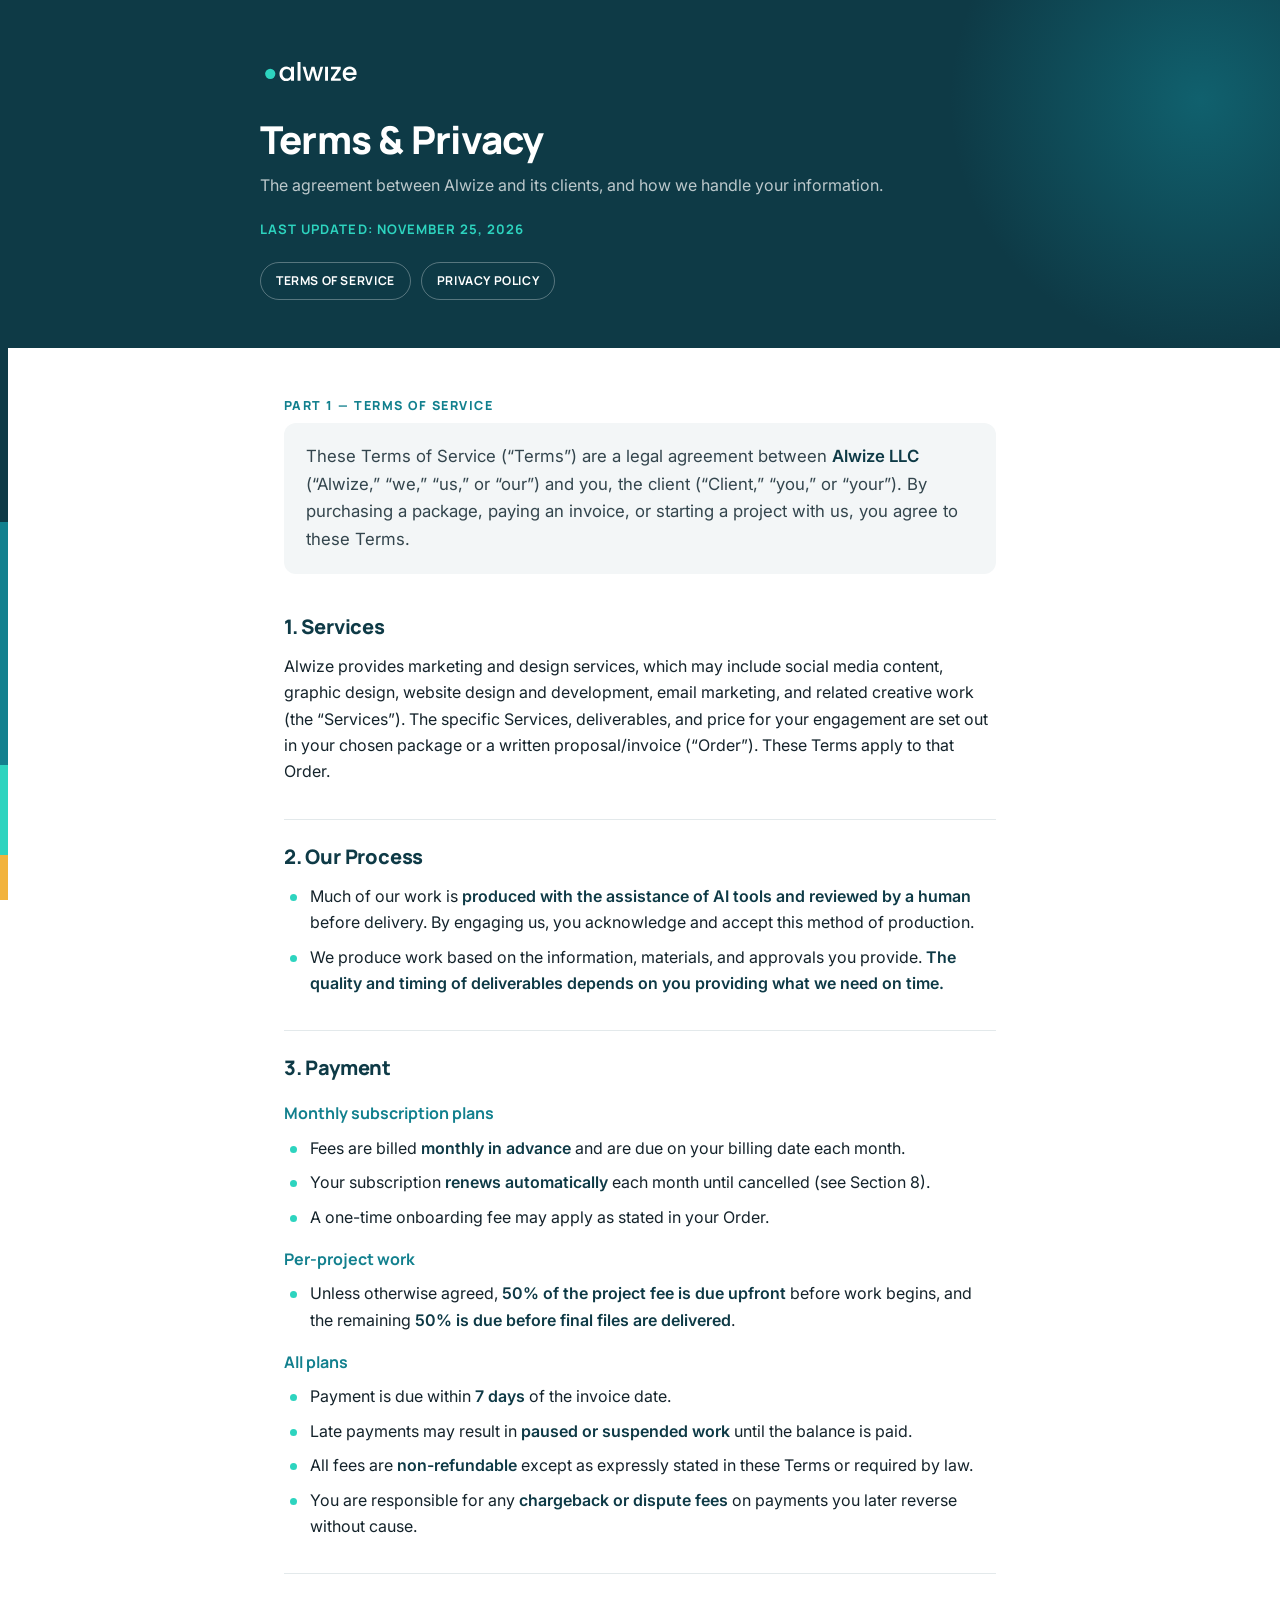
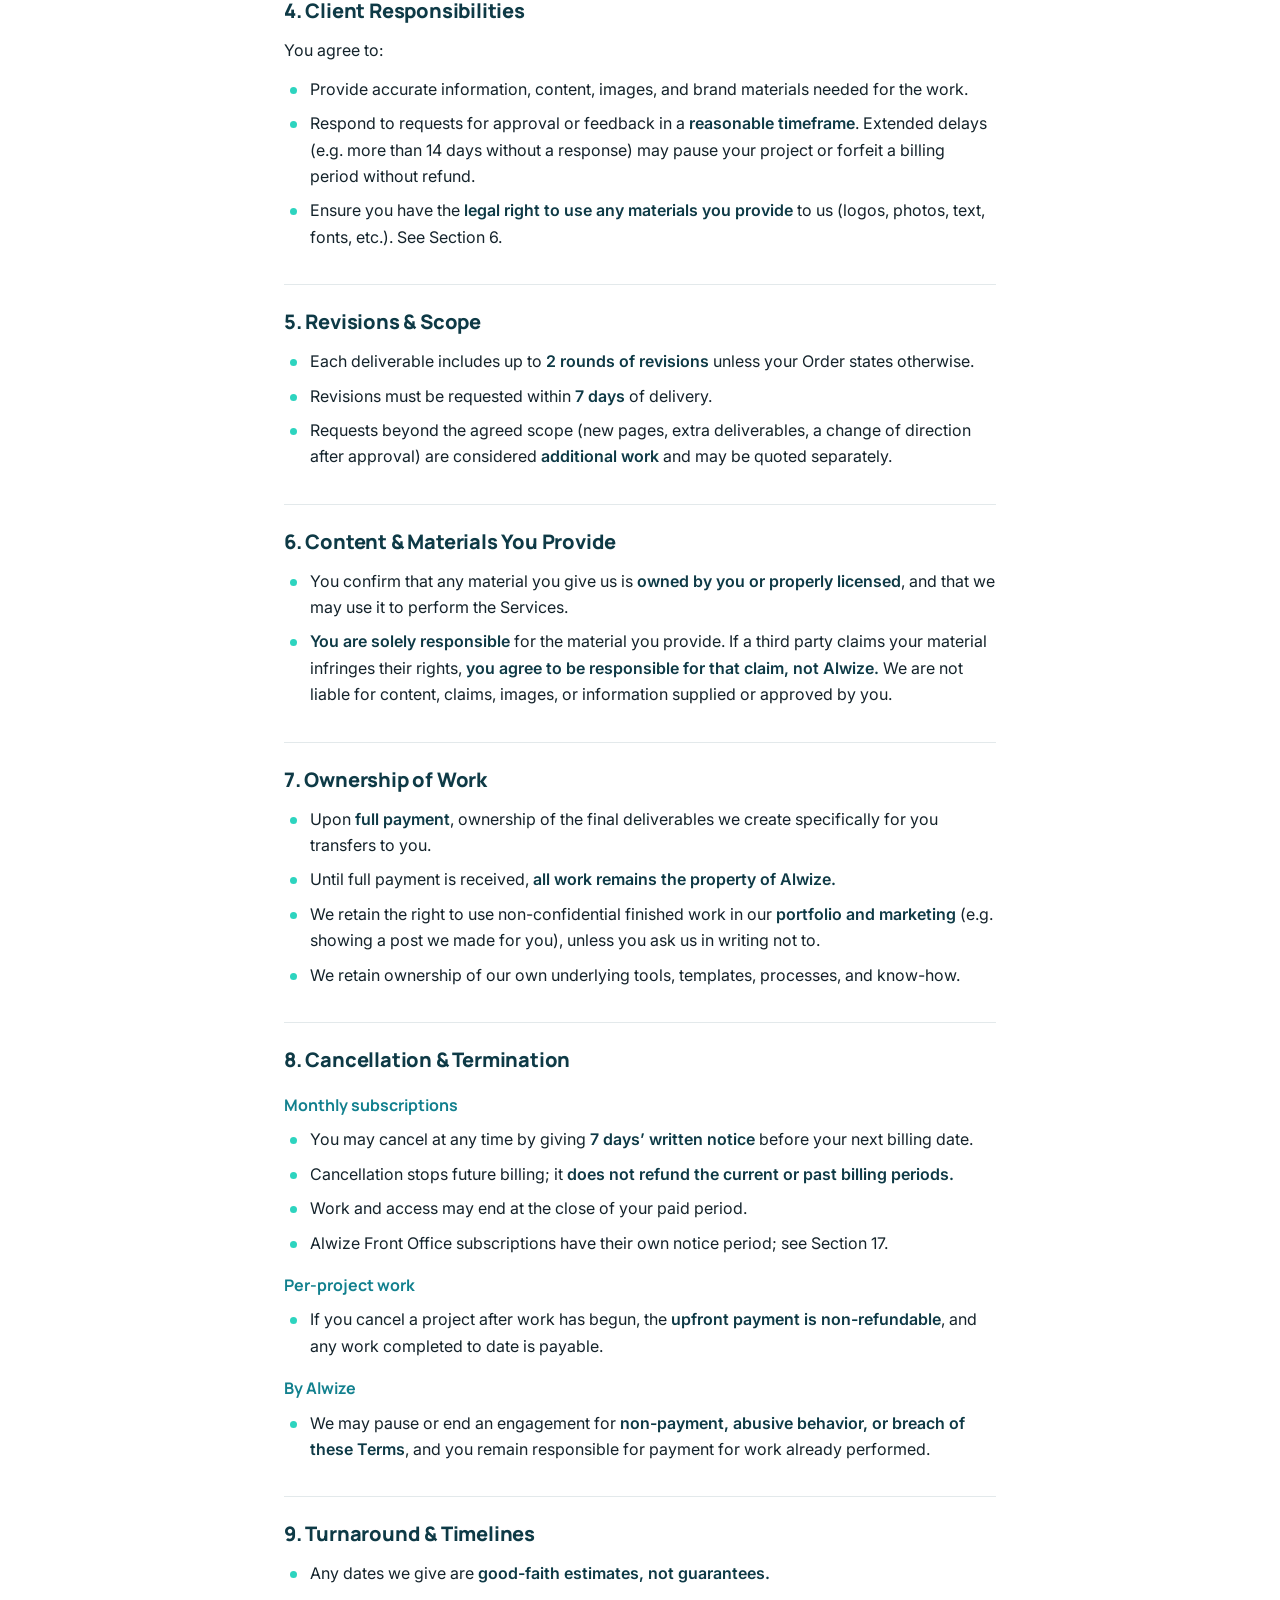
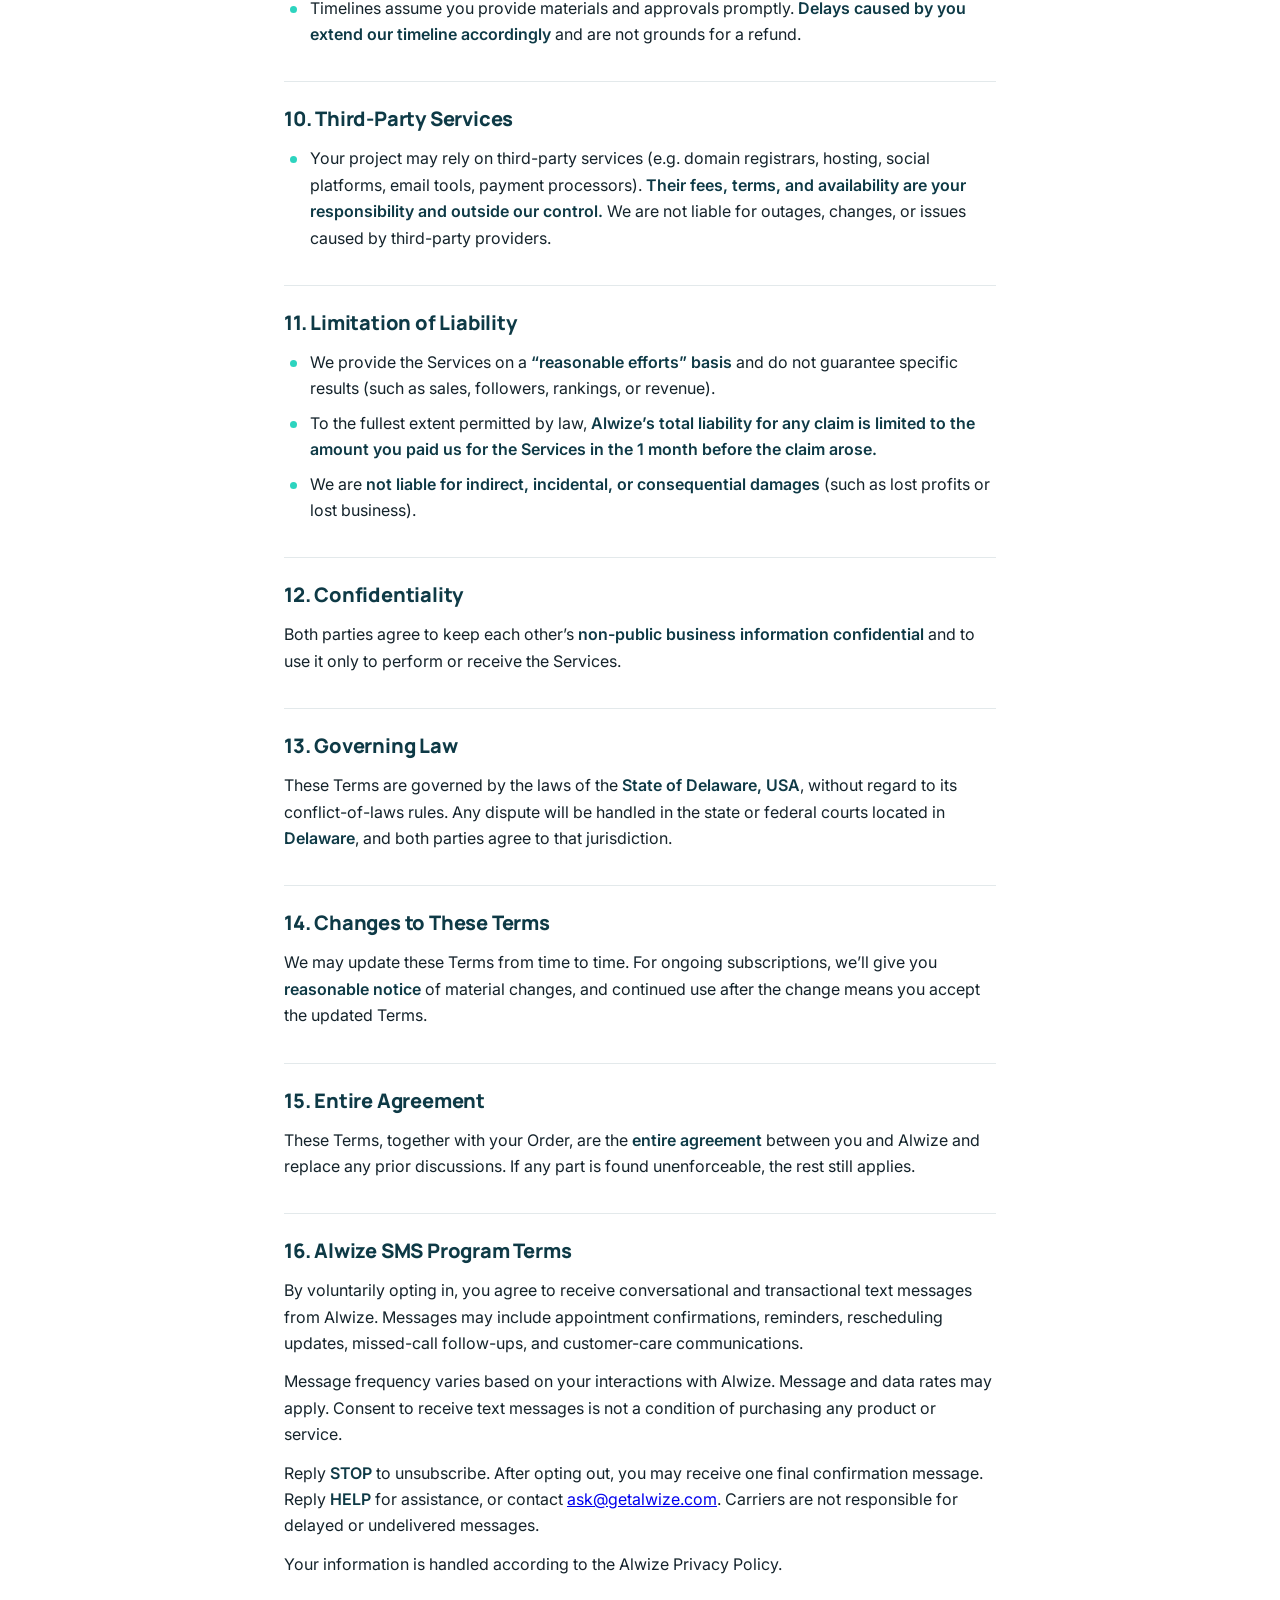
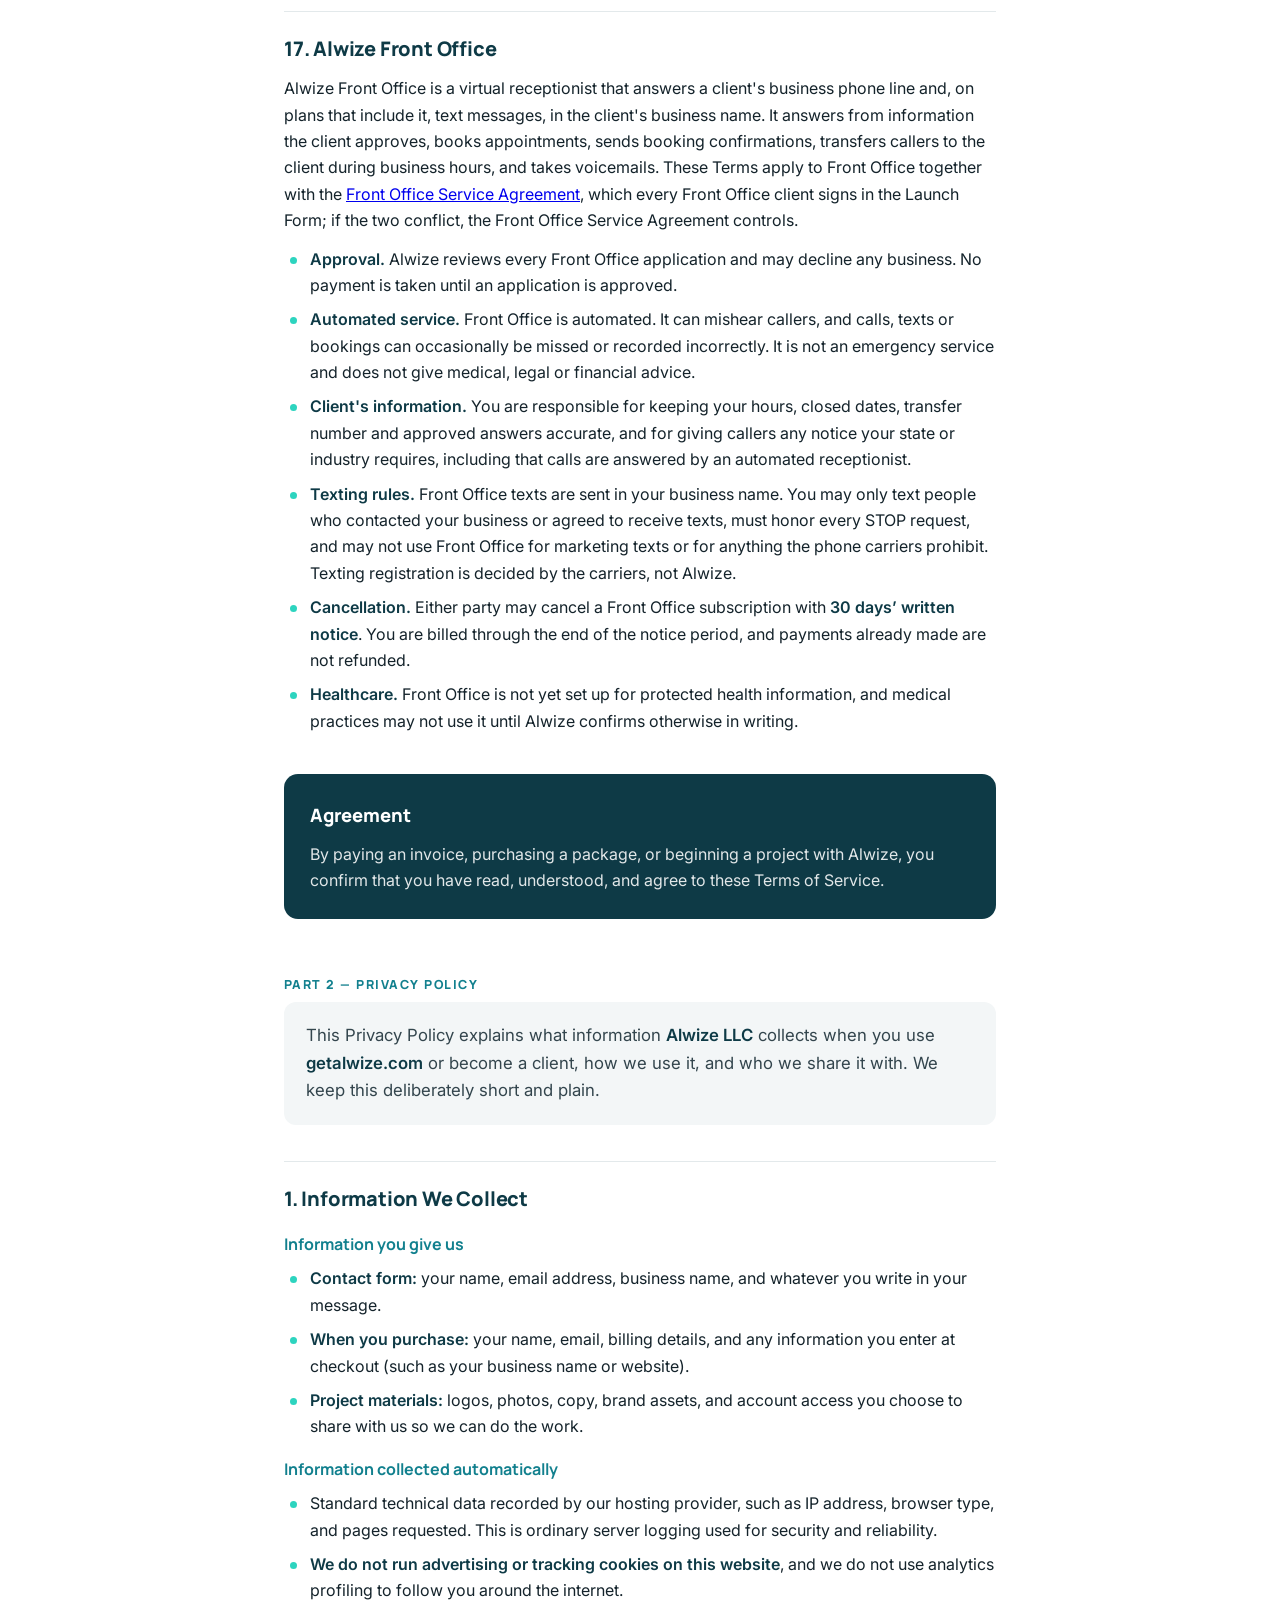
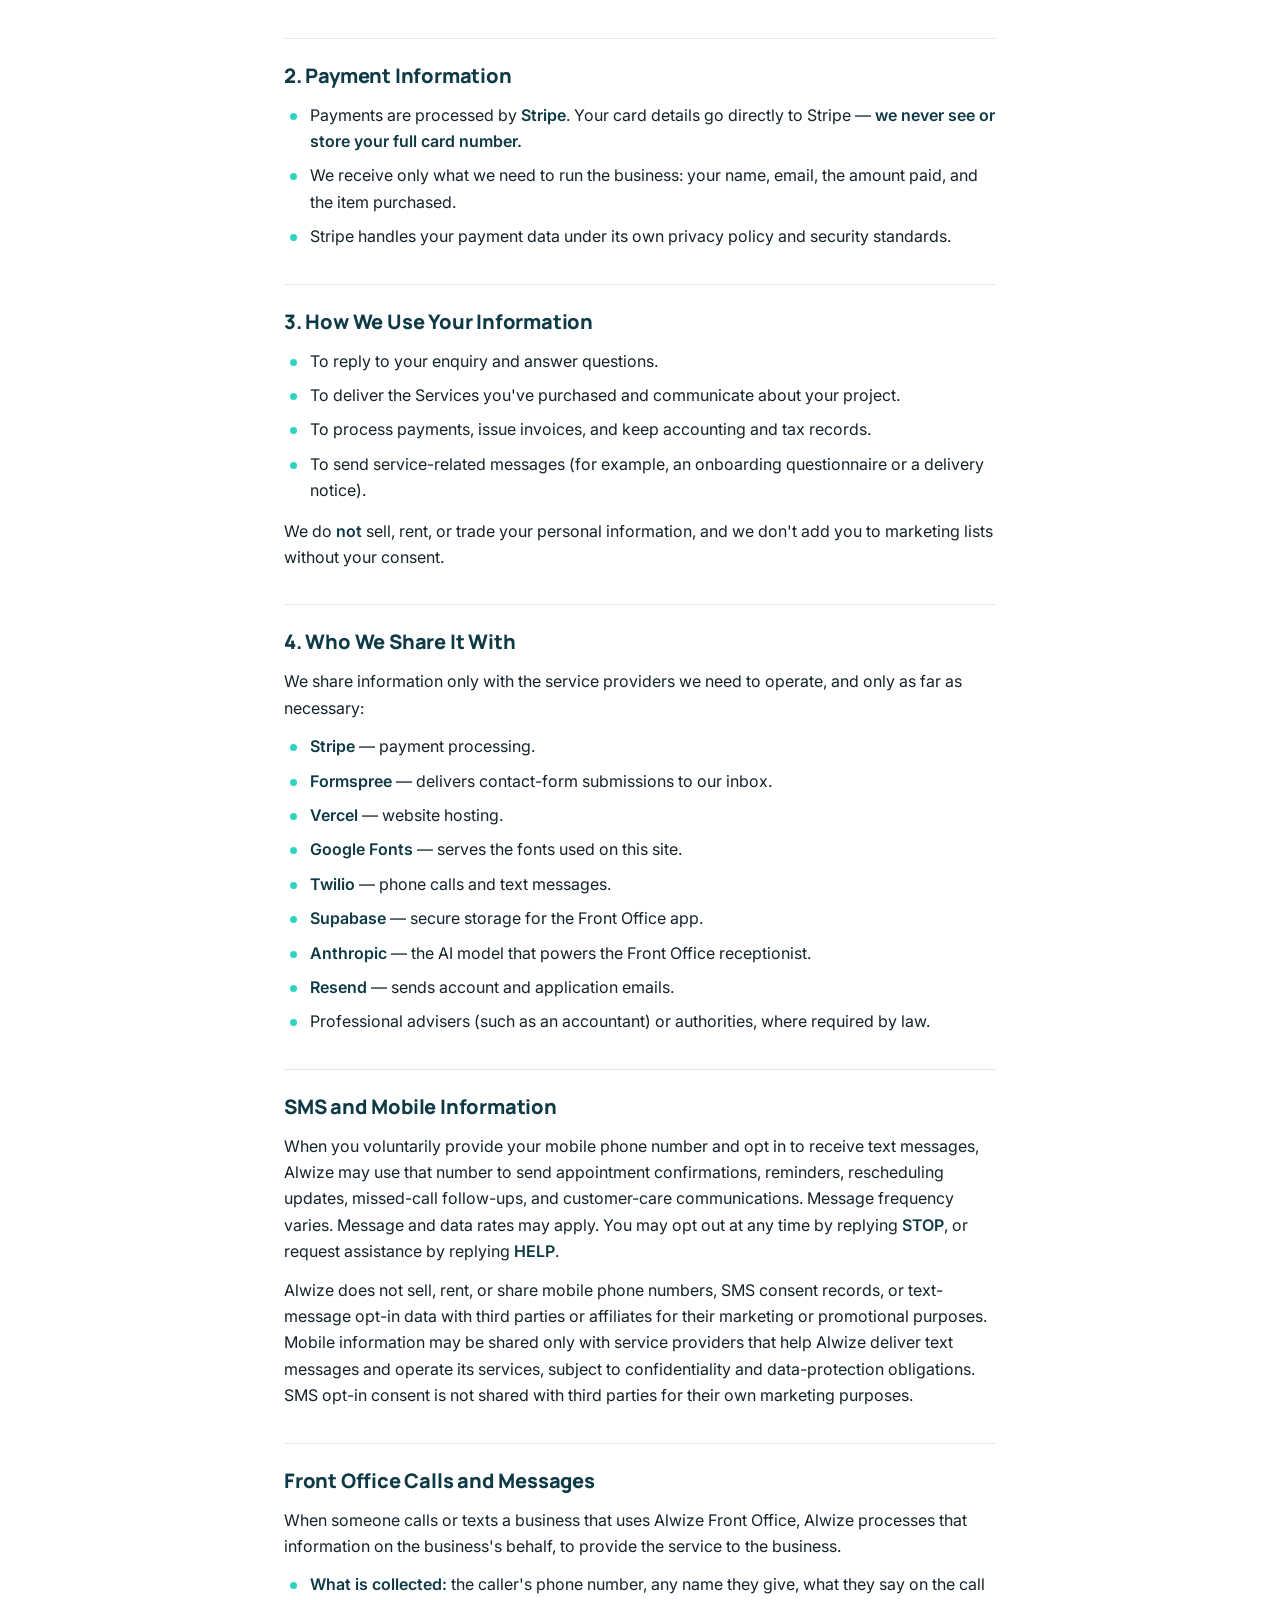
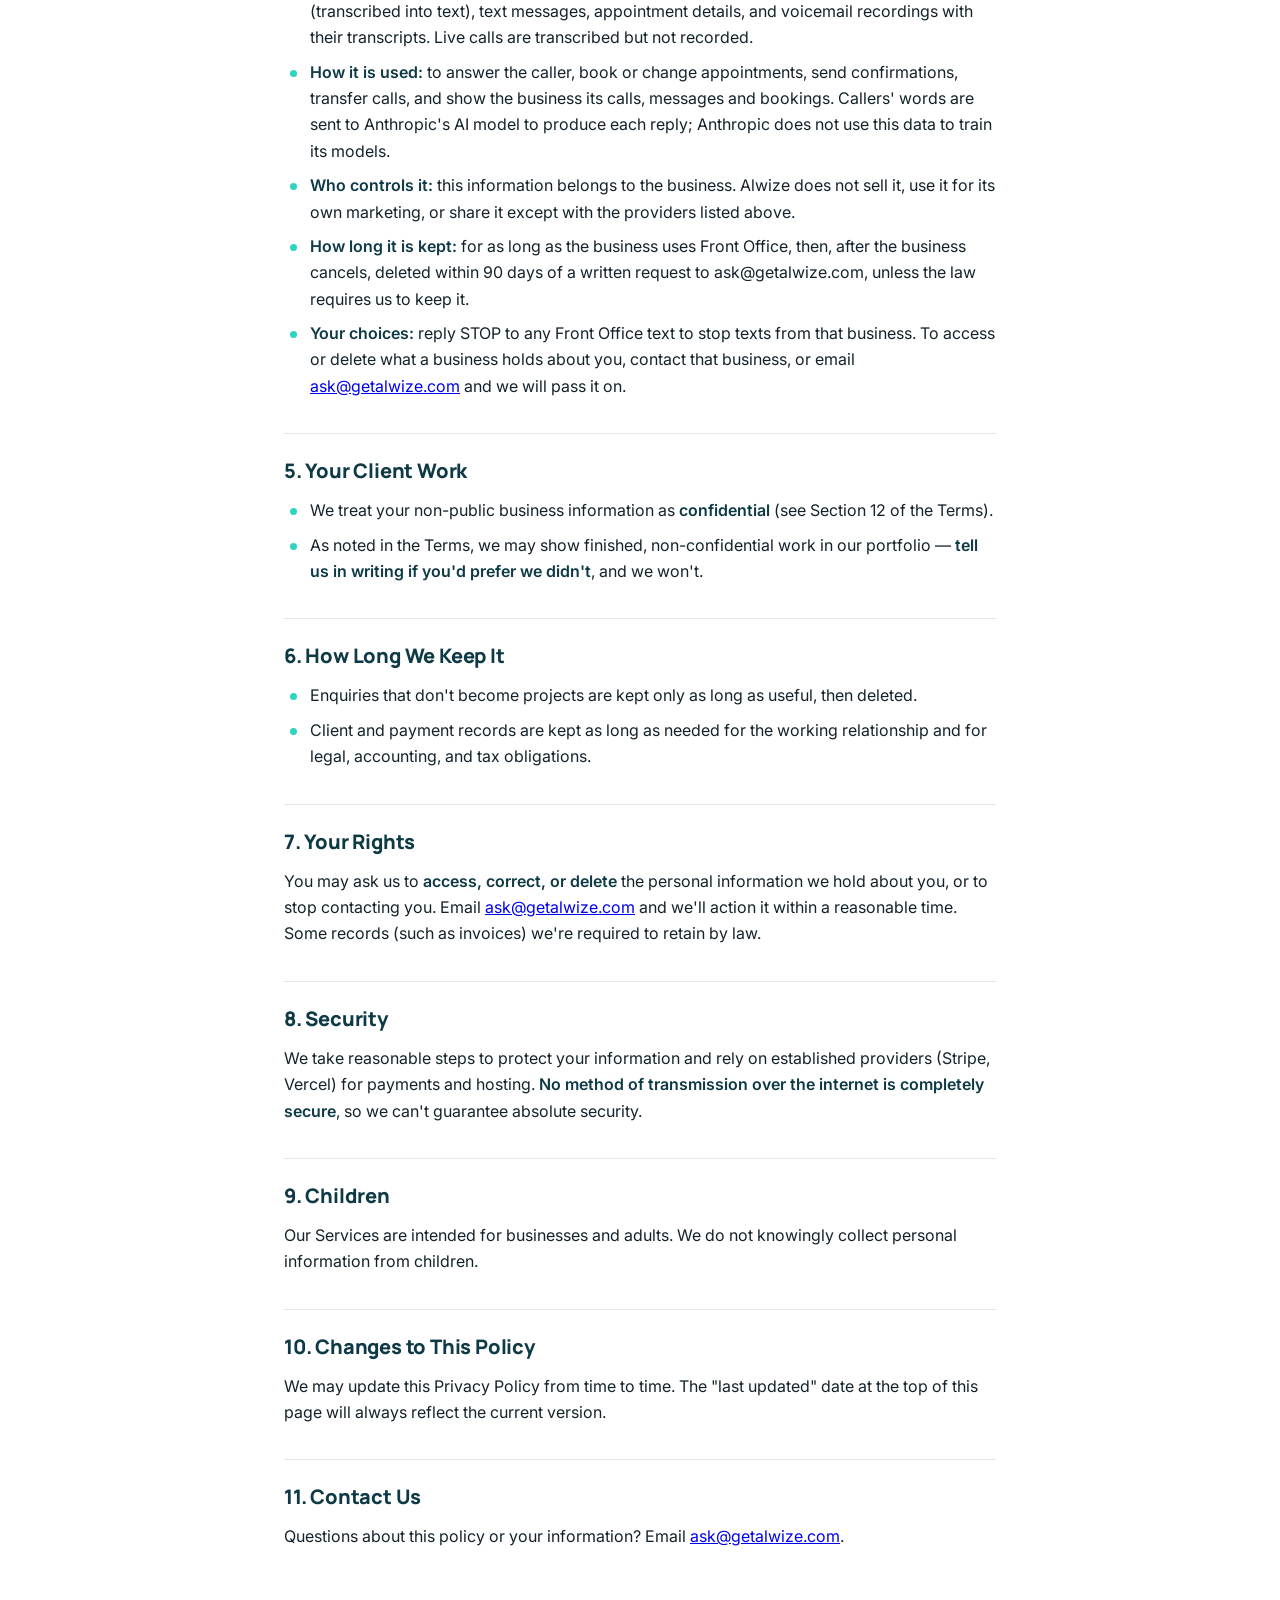
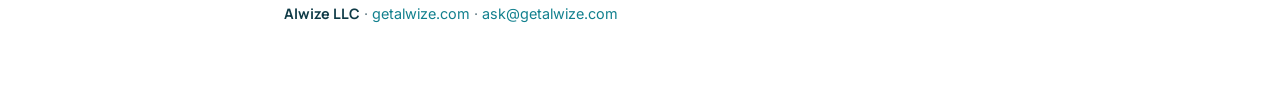
<file: terms.html>
<!DOCTYPE html>
<html lang="en">
<head>
<meta charset="UTF-8"/>
<meta name="viewport" content="width=device-width, initial-scale=1.0"/>
<title>Terms &amp; Privacy — Alwize</title>
<meta name="description" content="Alwize Terms of Service and Privacy Policy — the agreement between Alwize and its clients, and how we handle your information."/>
<meta name="theme-color" content="#0E3A46"/>
<link rel="icon" href="favicon.svg" type="image/svg+xml"/>
<link href="https://fonts.googleapis.com/css2?family=Inter:wght@400;500;600&family=Manrope:wght@600;700;800&display=swap" rel="stylesheet"/>
<style>
  :root{
    --ink:#0E3A46; --teal:#12808E; --aqua:#2DD4BF; --gold:#F2B33D;
    --graphite:#14232B; --slate:#647C85; --mist:#F3F6F7; --line:#e3e9eb;
  }
  *{margin:0;padding:0;box-sizing:border-box}
  body{font-family:"Inter",-apple-system,BlinkMacSystemFont,sans-serif;color:var(--graphite);background:#fff;line-height:1.65;-webkit-font-smoothing:antialiased}
  .band{position:fixed;left:0;top:0;bottom:0;width:8px;display:flex;flex-direction:column;z-index:10}
  .band i{display:block}
  .b1{background:var(--ink);flex:58}.b2{background:var(--teal);flex:27}.b3{background:var(--aqua);flex:10}.b4{background:var(--gold);flex:5}
  header{background:var(--ink);color:#fff;padding:56px 24px 48px;position:relative;overflow:hidden}
  header .orb{position:absolute;width:520px;height:520px;right:-180px;top:-160px;border-radius:50%;
    background:radial-gradient(circle at 50% 50%, rgba(18,128,142,.55), rgba(18,128,142,0) 68%);pointer-events:none}
  .wrap{max-width:760px;margin:0 auto;position:relative;z-index:2}
  .logo{display:inline-flex;align-items:center;gap:0;margin-bottom:34px}
  .logo svg{height:30px;width:auto;display:block}
  header h1{font-family:"Manrope";font-weight:800;font-size:2.4rem;letter-spacing:-.02em;line-height:1.05}
  header .sub{color:rgba(255,255,255,.72);margin-top:12px;font-size:1rem}
  header .updated{margin-top:20px;font-size:.82rem;color:var(--aqua);font-family:"Manrope";font-weight:700;letter-spacing:.08em;text-transform:uppercase}
  header .jump{margin-top:22px;display:flex;gap:10px;flex-wrap:wrap}
  header .jump a{font-family:"Manrope";font-weight:700;font-size:.76rem;letter-spacing:.05em;text-transform:uppercase;
    color:#fff;text-decoration:none;border:1px solid rgba(255,255,255,.3);padding:8px 15px;border-radius:100px;transition:.2s}
  header .jump a:hover{background:var(--aqua);border-color:var(--aqua);color:var(--ink)}
  .section-label{font-family:"Manrope";font-weight:800;font-size:.78rem;letter-spacing:.12em;text-transform:uppercase;
    color:var(--teal);margin:0 0 6px}
  h2[id]{scroll-margin-top:20px}
  main{max-width:760px;margin:0 auto;padding:48px 24px 40px}
  .intro{font-size:1.05rem;color:#33454d;background:var(--mist);border-radius:12px;padding:20px 22px;margin-bottom:36px}
  h2{font-family:"Manrope";font-weight:800;color:var(--ink);font-size:1.25rem;margin:34px 0 10px;letter-spacing:-.01em;
    padding-top:20px;border-top:1px solid var(--line)}
  h2:first-of-type{border-top:none;padding-top:0}
  h3{font-family:"Manrope";font-weight:700;color:var(--teal);font-size:1rem;margin:16px 0 4px}
  p{margin-bottom:12px}
  ul{margin:8px 0 14px 4px;list-style:none}
  li{position:relative;padding-left:22px;margin-bottom:8px}
  li::before{content:"";position:absolute;left:2px;top:11px;width:7px;height:7px;border-radius:50%;background:var(--aqua)}
  strong{font-weight:600;color:var(--ink)}
  .agree{background:var(--ink);color:#fff;border-radius:14px;padding:26px 26px;margin:40px 0 12px}
  .agree h2{color:#fff;border:none;padding:0;margin:0 0 10px;font-size:1.15rem}
  .agree p{color:rgba(255,255,255,.88);margin:0}
  footer{max-width:760px;margin:0 auto;padding:0 24px 64px;color:var(--slate);font-size:.9rem}
  footer .brand{font-family:"Manrope";font-weight:700;color:var(--ink)}
  footer a{color:var(--teal);text-decoration:none}
  @media (max-width:640px){ header h1{font-size:1.85rem} header{padding:44px 20px 38px} main{padding:36px 20px} }
</style>
</head>
<body>
<div class="band"><i class="b1"></i><i class="b2"></i><i class="b3"></i><i class="b4"></i></div>

<header>
  <div class="orb"></div>
  <div class="wrap">
    <a href="/" class="logo" aria-label="alwize — home">
      <svg viewBox="0 0 793.5 234" aria-label="Alwize"><circle cx="80" cy="138.9" r="40" fill="#2DD4BF"/><g transform="translate(144.6,194) scale(0.2,-0.2)"><path d="M297 560Q362 560 410.5 534.5Q459 509 488 471V551H603V0H488V82Q459 43 409 17Q359 -9 295 -9Q224 -9 165 27.5Q106 64 71.5 129.5Q37 195 37 278Q37 361 71.5 425Q106 489 165.5 524.5Q225 560 297 560ZM321 461Q277 461 239 439.5Q201 418 177.5 376.5Q154 335 154 278Q154 221 177.5 178Q201 135 239.5 112.5Q278 90 321 90Q365 90 403 112Q441 134 464.5 176.5Q488 219 488 276Q488 333 464.5 375Q441 417 403 439Q365 461 321 461ZM856.83 740V0H742.83V740ZM1742.87 551 1571.87 0H1451.87L1340.87 407L1229.87 0H1109.87L937.87 551H1053.87L1168.87 108L1285.87 551H1404.87L1516.87 110L1630.87 551ZM1929.495 551V0H1815.495V551ZM2176.535 93H2426.535V0H2044.535V93L2295.535 458H2044.535V551H2426.535V458ZM3040.47 233H2619.47Q2624.47 167 2668.47 127Q2712.47 87 2776.47 87Q2868.47 87 2906.47 164H3029.47Q3004.47 88 2938.97 39.5Q2873.47 -9 2776.47 -9Q2697.47 -9 2634.97 26.5Q2572.47 62 2536.97 126.5Q2501.47 191 2501.47 276Q2501.47 361 2535.97 425.5Q2570.47 490 2632.97 525Q2695.47 560 2776.47 560Q2854.47 560 2915.47 526Q2976.47 492 3010.47 430.5Q3044.47 369 3044.47 289Q3044.47 258 3040.47 233ZM2925.47 325Q2924.47 388 2880.47 426Q2836.47 464 2771.47 464Q2712.47 464 2670.47 426.5Q2628.47 389 2620.47 325Z" fill="#ffffff"/></g></svg>
    </a>
    <h1>Terms &amp; Privacy</h1>
    <div class="sub">The agreement between Alwize and its clients, and how we handle your information.</div>
    <div class="updated">Last updated: November 25, 2026</div>
    <div class="jump"><a href="#terms">Terms of Service</a><a href="#privacy">Privacy Policy</a></div>
  </div>
</header>

<main>
  <p class="section-label" id="terms">Part 1 — Terms of Service</p>
  <p class="intro">These Terms of Service (“Terms”) are a legal agreement between <strong>Alwize LLC</strong> (“Alwize,” “we,” “us,” or “our”) and you, the client (“Client,” “you,” or “your”). By purchasing a package, paying an invoice, or starting a project with us, you agree to these Terms.</p>

  <h2>1. Services</h2>
  <p>Alwize provides marketing and design services, which may include social media content, graphic design, website design and development, email marketing, and related creative work (the “Services”). The specific Services, deliverables, and price for your engagement are set out in your chosen package or a written proposal/invoice (“Order”). These Terms apply to that Order.</p>

  <h2>2. Our Process</h2>
  <ul>
    <li>Much of our work is <strong>produced with the assistance of AI tools and reviewed by a human</strong> before delivery. By engaging us, you acknowledge and accept this method of production.</li>
    <li>We produce work based on the information, materials, and approvals you provide. <strong>The quality and timing of deliverables depends on you providing what we need on time.</strong></li>
  </ul>

  <h2>3. Payment</h2>
  <h3>Monthly subscription plans</h3>
  <ul>
    <li>Fees are billed <strong>monthly in advance</strong> and are due on your billing date each month.</li>
    <li>Your subscription <strong>renews automatically</strong> each month until cancelled (see Section 8).</li>
    <li>A one-time onboarding fee may apply as stated in your Order.</li>
  </ul>
  <h3>Per-project work</h3>
  <ul>
    <li>Unless otherwise agreed, <strong>50% of the project fee is due upfront</strong> before work begins, and the remaining <strong>50% is due before final files are delivered</strong>.</li>
  </ul>
  <h3>All plans</h3>
  <ul>
    <li>Payment is due within <strong>7 days</strong> of the invoice date.</li>
    <li>Late payments may result in <strong>paused or suspended work</strong> until the balance is paid.</li>
    <li>All fees are <strong>non-refundable</strong> except as expressly stated in these Terms or required by law.</li>
    <li>You are responsible for any <strong>chargeback or dispute fees</strong> on payments you later reverse without cause.</li>
  </ul>

  <h2>4. Client Responsibilities</h2>
  <p>You agree to:</p>
  <ul>
    <li>Provide accurate information, content, images, and brand materials needed for the work.</li>
    <li>Respond to requests for approval or feedback in a <strong>reasonable timeframe</strong>. Extended delays (e.g. more than 14 days without a response) may pause your project or forfeit a billing period without refund.</li>
    <li>Ensure you have the <strong>legal right to use any materials you provide</strong> to us (logos, photos, text, fonts, etc.). See Section 6.</li>
  </ul>

  <h2>5. Revisions &amp; Scope</h2>
  <ul>
    <li>Each deliverable includes up to <strong>2 rounds of revisions</strong> unless your Order states otherwise.</li>
    <li>Revisions must be requested within <strong>7 days</strong> of delivery.</li>
    <li>Requests beyond the agreed scope (new pages, extra deliverables, a change of direction after approval) are considered <strong>additional work</strong> and may be quoted separately.</li>
  </ul>

  <h2>6. Content &amp; Materials You Provide</h2>
  <ul>
    <li>You confirm that any material you give us is <strong>owned by you or properly licensed</strong>, and that we may use it to perform the Services.</li>
    <li><strong>You are solely responsible</strong> for the material you provide. If a third party claims your material infringes their rights, <strong>you agree to be responsible for that claim, not Alwize.</strong> We are not liable for content, claims, images, or information supplied or approved by you.</li>
  </ul>

  <h2>7. Ownership of Work</h2>
  <ul>
    <li>Upon <strong>full payment</strong>, ownership of the final deliverables we create specifically for you transfers to you.</li>
    <li>Until full payment is received, <strong>all work remains the property of Alwize.</strong></li>
    <li>We retain the right to use non-confidential finished work in our <strong>portfolio and marketing</strong> (e.g. showing a post we made for you), unless you ask us in writing not to.</li>
    <li>We retain ownership of our own underlying tools, templates, processes, and know-how.</li>
  </ul>

  <h2>8. Cancellation &amp; Termination</h2>
  <h3>Monthly subscriptions</h3>
  <ul>
    <li>You may cancel at any time by giving <strong>7 days’ written notice</strong> before your next billing date.</li>
    <li>Cancellation stops future billing; it <strong>does not refund the current or past billing periods.</strong></li>
    <li>Work and access may end at the close of your paid period.</li>
    <li>Alwize Front Office subscriptions have their own notice period; see Section 17.</li>
  </ul>
  <h3>Per-project work</h3>
  <ul>
    <li>If you cancel a project after work has begun, the <strong>upfront payment is non-refundable</strong>, and any work completed to date is payable.</li>
  </ul>
  <h3>By Alwize</h3>
  <ul>
    <li>We may pause or end an engagement for <strong>non-payment, abusive behavior, or breach of these Terms</strong>, and you remain responsible for payment for work already performed.</li>
  </ul>

  <h2>9. Turnaround &amp; Timelines</h2>
  <ul>
    <li>Any dates we give are <strong>good-faith estimates, not guarantees.</strong></li>
    <li>Timelines assume you provide materials and approvals promptly. <strong>Delays caused by you extend our timeline accordingly</strong> and are not grounds for a refund.</li>
  </ul>

  <h2>10. Third-Party Services</h2>
  <ul>
    <li>Your project may rely on third-party services (e.g. domain registrars, hosting, social platforms, email tools, payment processors). <strong>Their fees, terms, and availability are your responsibility and outside our control.</strong> We are not liable for outages, changes, or issues caused by third-party providers.</li>
  </ul>

  <h2>11. Limitation of Liability</h2>
  <ul>
    <li>We provide the Services on a <strong>“reasonable efforts” basis</strong> and do not guarantee specific results (such as sales, followers, rankings, or revenue).</li>
    <li>To the fullest extent permitted by law, <strong>Alwize’s total liability for any claim is limited to the amount you paid us for the Services in the 1 month before the claim arose.</strong></li>
    <li>We are <strong>not liable for indirect, incidental, or consequential damages</strong> (such as lost profits or lost business).</li>
  </ul>

  <h2>12. Confidentiality</h2>
  <p>Both parties agree to keep each other’s <strong>non-public business information confidential</strong> and to use it only to perform or receive the Services.</p>

  <h2>13. Governing Law</h2>
  <p>These Terms are governed by the laws of the <strong>State of Delaware, USA</strong>, without regard to its conflict-of-laws rules. Any dispute will be handled in the state or federal courts located in <strong>Delaware</strong>, and both parties agree to that jurisdiction.</p>

  <h2>14. Changes to These Terms</h2>
  <p>We may update these Terms from time to time. For ongoing subscriptions, we’ll give you <strong>reasonable notice</strong> of material changes, and continued use after the change means you accept the updated Terms.</p>

  <h2>15. Entire Agreement</h2>
  <p>These Terms, together with your Order, are the <strong>entire agreement</strong> between you and Alwize and replace any prior discussions. If any part is found unenforceable, the rest still applies.</p>

  <h2>16. Alwize SMS Program Terms</h2>
  <p>By voluntarily opting in, you agree to receive conversational and transactional text messages from Alwize. Messages may include appointment confirmations, reminders, rescheduling updates, missed-call follow-ups, and customer-care communications.</p>
  <p>Message frequency varies based on your interactions with Alwize. Message and data rates may apply. Consent to receive text messages is not a condition of purchasing any product or service.</p>
  <p>Reply <strong>STOP</strong> to unsubscribe. After opting out, you may receive one final confirmation message. Reply <strong>HELP</strong> for assistance, or contact <a href="mailto:ask@getalwize.com">ask@getalwize.com</a>. Carriers are not responsible for delayed or undelivered messages.</p>
  <p>Your information is handled according to the Alwize Privacy Policy.</p>

  <h2>17. Alwize Front Office</h2>
  <p>Alwize Front Office is a virtual receptionist that answers a client's business phone line and, on plans that include it, text messages, in the client's business name. It answers from information the client approves, books appointments, sends booking confirmations, transfers callers to the client during business hours, and takes voicemails. These Terms apply to Front Office together with the <a href="/front-office-agreement.html">Front Office Service Agreement</a>, which every Front Office client signs in the Launch Form; if the two conflict, the Front Office Service Agreement controls.</p>
  <ul>
    <li><strong>Approval.</strong> Alwize reviews every Front Office application and may decline any business. No payment is taken until an application is approved.</li>
    <li><strong>Automated service.</strong> Front Office is automated. It can mishear callers, and calls, texts or bookings can occasionally be missed or recorded incorrectly. It is not an emergency service and does not give medical, legal or financial advice.</li>
    <li><strong>Client's information.</strong> You are responsible for keeping your hours, closed dates, transfer number and approved answers accurate, and for giving callers any notice your state or industry requires, including that calls are answered by an automated receptionist.</li>
    <li><strong>Texting rules.</strong> Front Office texts are sent in your business name. You may only text people who contacted your business or agreed to receive texts, must honor every STOP request, and may not use Front Office for marketing texts or for anything the phone carriers prohibit. Texting registration is decided by the carriers, not Alwize.</li>
    <li><strong>Cancellation.</strong> Either party may cancel a Front Office subscription with <strong>30 days’ written notice</strong>. You are billed through the end of the notice period, and payments already made are not refunded.</li>
    <li><strong>Healthcare.</strong> Front Office is not yet set up for protected health information, and medical practices may not use it until Alwize confirms otherwise in writing.</li>
  </ul>

  <div class="agree">
    <h2>Agreement</h2>
    <p>By paying an invoice, purchasing a package, or beginning a project with Alwize, you confirm that you have read, understood, and agree to these Terms of Service.</p>
  </div>

  <p class="section-label" id="privacy" style="margin-top:56px">Part 2 — Privacy Policy</p>
  <p class="intro">This Privacy Policy explains what information <strong>Alwize LLC</strong> collects when you use <strong>getalwize.com</strong> or become a client, how we use it, and who we share it with. We keep this deliberately short and plain.</p>

  <h2>1. Information We Collect</h2>
  <h3>Information you give us</h3>
  <ul>
    <li><strong>Contact form:</strong> your name, email address, business name, and whatever you write in your message.</li>
    <li><strong>When you purchase:</strong> your name, email, billing details, and any information you enter at checkout (such as your business name or website).</li>
    <li><strong>Project materials:</strong> logos, photos, copy, brand assets, and account access you choose to share with us so we can do the work.</li>
  </ul>
  <h3>Information collected automatically</h3>
  <ul>
    <li>Standard technical data recorded by our hosting provider, such as IP address, browser type, and pages requested. This is ordinary server logging used for security and reliability.</li>
    <li><strong>We do not run advertising or tracking cookies on this website</strong>, and we do not use analytics profiling to follow you around the internet.</li>
  </ul>

  <h2>2. Payment Information</h2>
  <ul>
    <li>Payments are processed by <strong>Stripe</strong>. Your card details go directly to Stripe — <strong>we never see or store your full card number.</strong></li>
    <li>We receive only what we need to run the business: your name, email, the amount paid, and the item purchased.</li>
    <li>Stripe handles your payment data under its own privacy policy and security standards.</li>
  </ul>

  <h2>3. How We Use Your Information</h2>
  <ul>
    <li>To reply to your enquiry and answer questions.</li>
    <li>To deliver the Services you've purchased and communicate about your project.</li>
    <li>To process payments, issue invoices, and keep accounting and tax records.</li>
    <li>To send service-related messages (for example, an onboarding questionnaire or a delivery notice).</li>
  </ul>
  <p>We do <strong>not</strong> sell, rent, or trade your personal information, and we don't add you to marketing lists without your consent.</p>

  <h2>4. Who We Share It With</h2>
  <p>We share information only with the service providers we need to operate, and only as far as necessary:</p>
  <ul>
    <li><strong>Stripe</strong> — payment processing.</li>
    <li><strong>Formspree</strong> — delivers contact-form submissions to our inbox.</li>
    <li><strong>Vercel</strong> — website hosting.</li>
    <li><strong>Google Fonts</strong> — serves the fonts used on this site.</li>
    <li><strong>Twilio</strong> — phone calls and text messages.</li>
    <li><strong>Supabase</strong> — secure storage for the Front Office app.</li>
    <li><strong>Anthropic</strong> — the AI model that powers the Front Office receptionist.</li>
    <li><strong>Resend</strong> — sends account and application emails.</li>
    <li>Professional advisers (such as an accountant) or authorities, where required by law.</li>
  </ul>

  <h2>SMS and Mobile Information</h2>
  <p>When you voluntarily provide your mobile phone number and opt in to receive text messages, Alwize may use that number to send appointment confirmations, reminders, rescheduling updates, missed-call follow-ups, and customer-care communications. Message frequency varies. Message and data rates may apply. You may opt out at any time by replying <strong>STOP</strong>, or request assistance by replying <strong>HELP</strong>.</p>
  <p>Alwize does not sell, rent, or share mobile phone numbers, SMS consent records, or text-message opt-in data with third parties or affiliates for their marketing or promotional purposes. Mobile information may be shared only with service providers that help Alwize deliver text messages and operate its services, subject to confidentiality and data-protection obligations. SMS opt-in consent is not shared with third parties for their own marketing purposes.</p>

  <h2>Front Office Calls and Messages</h2>
  <p>When someone calls or texts a business that uses Alwize Front Office, Alwize processes that information on the business's behalf, to provide the service to the business.</p>
  <ul>
    <li><strong>What is collected:</strong> the caller's phone number, any name they give, what they say on the call (transcribed into text), text messages, appointment details, and voicemail recordings with their transcripts. Live calls are transcribed but not recorded.</li>
    <li><strong>How it is used:</strong> to answer the caller, book or change appointments, send confirmations, transfer calls, and show the business its calls, messages and bookings. Callers' words are sent to Anthropic's AI model to produce each reply; Anthropic does not use this data to train its models.</li>
    <li><strong>Who controls it:</strong> this information belongs to the business. Alwize does not sell it, use it for its own marketing, or share it except with the providers listed above.</li>
    <li><strong>How long it is kept:</strong> for as long as the business uses Front Office, then, after the business cancels, deleted within 90 days of a written request to ask@getalwize.com, unless the law requires us to keep it.</li>
    <li><strong>Your choices:</strong> reply STOP to any Front Office text to stop texts from that business. To access or delete what a business holds about you, contact that business, or email <a href="mailto:ask@getalwize.com">ask@getalwize.com</a> and we will pass it on.</li>
  </ul>

  <h2>5. Your Client Work</h2>
  <ul>
    <li>We treat your non-public business information as <strong>confidential</strong> (see Section 12 of the Terms).</li>
    <li>As noted in the Terms, we may show finished, non-confidential work in our portfolio — <strong>tell us in writing if you'd prefer we didn't</strong>, and we won't.</li>
  </ul>

  <h2>6. How Long We Keep It</h2>
  <ul>
    <li>Enquiries that don't become projects are kept only as long as useful, then deleted.</li>
    <li>Client and payment records are kept as long as needed for the working relationship and for legal, accounting, and tax obligations.</li>
  </ul>

  <h2>7. Your Rights</h2>
  <p>You may ask us to <strong>access, correct, or delete</strong> the personal information we hold about you, or to stop contacting you. Email <a href="mailto:ask@getalwize.com">ask@getalwize.com</a> and we'll action it within a reasonable time. Some records (such as invoices) we're required to retain by law.</p>

  <h2>8. Security</h2>
  <p>We take reasonable steps to protect your information and rely on established providers (Stripe, Vercel) for payments and hosting. <strong>No method of transmission over the internet is completely secure</strong>, so we can't guarantee absolute security.</p>

  <h2>9. Children</h2>
  <p>Our Services are intended for businesses and adults. We do not knowingly collect personal information from children.</p>

  <h2>10. Changes to This Policy</h2>
  <p>We may update this Privacy Policy from time to time. The "last updated" date at the top of this page will always reflect the current version.</p>

  <h2>11. Contact Us</h2>
  <p>Questions about this policy or your information? Email <a href="mailto:ask@getalwize.com">ask@getalwize.com</a>.</p>
</main>

<footer>
  <p><span class="brand">Alwize LLC</span> · <a href="/">getalwize.com</a> · <a href="mailto:ask@getalwize.com">ask@getalwize.com</a></p>
</footer>

</body>
</html>
</file>
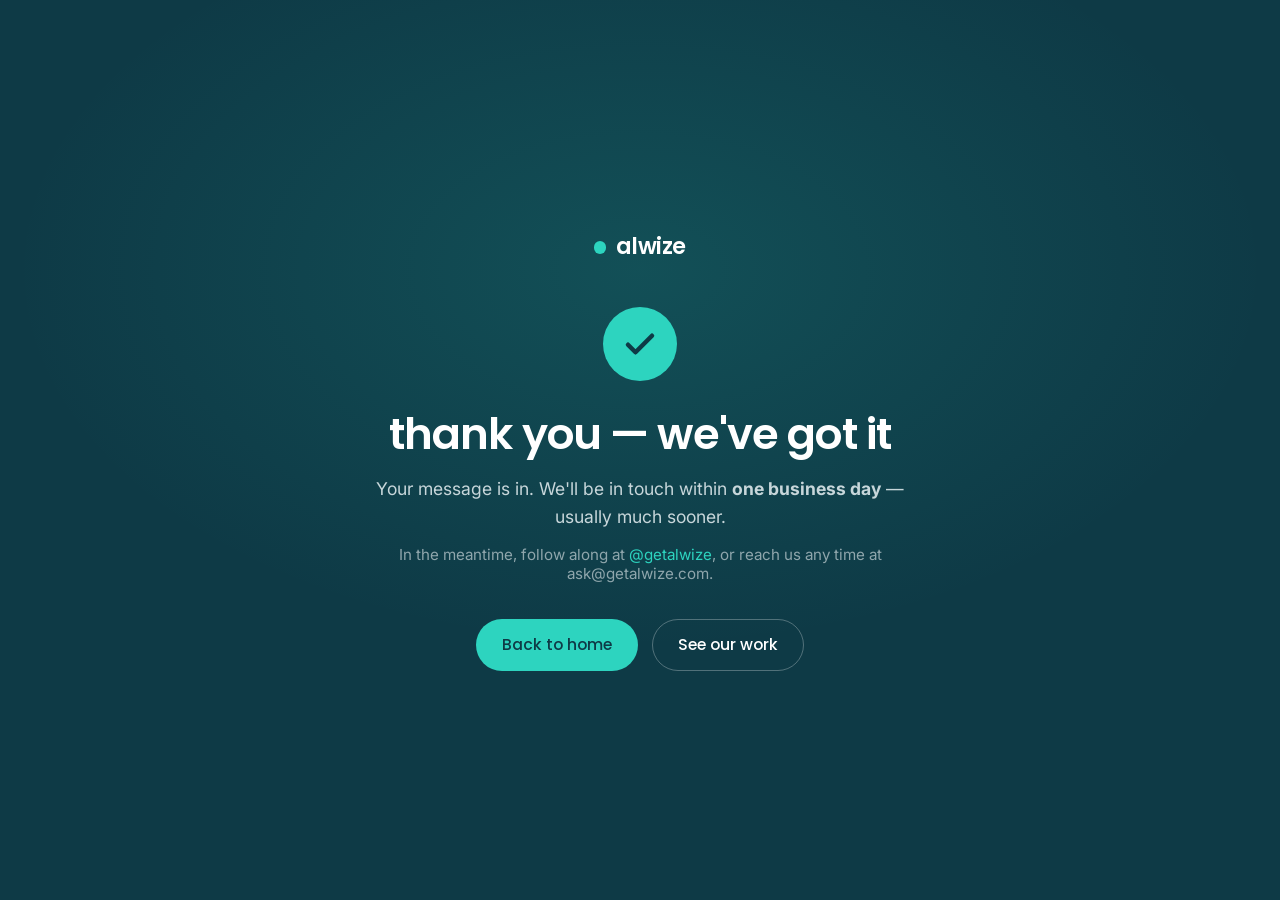
<file: thanks.html>
<!DOCTYPE html>
<html lang="en">
<head>
<meta charset="UTF-8">
<meta name="viewport" content="width=device-width, initial-scale=1.0">
<title>Thank you — alwize</title>
<meta name="description" content="Thanks for reaching out to alwize — we'll be in touch within one business day.">
<meta name="theme-color" content="#0E3A46">
<meta name="robots" content="noindex">
<link rel="icon" href="favicon.svg" type="image/svg+xml">
<!-- Google tag (gtag.js) — Google Ads conversion -->
<script async src="https://www.googletagmanager.com/gtag/js?id=AW-18377261128"></script>
<script>
  window.dataLayer = window.dataLayer || [];
  function gtag(){dataLayer.push(arguments);}
  gtag('js', new Date());
  gtag('config', 'AW-18377261128');
  gtag('event', 'conversion', {'send_to': 'AW-18377261128/ZBj4CJv1nd4cEMiA-7pE'});
</script>
<link rel="preconnect" href="https://fonts.googleapis.com">
<link rel="preconnect" href="https://fonts.gstatic.com" crossorigin>
<link href="https://fonts.googleapis.com/css2?family=Poppins:wght@400;500;600&family=Inter:wght@400;500&display=swap" rel="stylesheet">
<style>
  :root{--ink:#0E3A46;--teal:#12808E;--aqua:#2DD4BF;--mist:#F3F6F7;--slate:#8FA6AC}
  *{margin:0;padding:0;box-sizing:border-box}
  body{font-family:'Inter',system-ui,sans-serif;background:var(--ink);color:#fff;min-height:100vh;
    display:flex;align-items:center;justify-content:center;text-align:center;padding:32px;
    background-image:radial-gradient(ellipse 70% 60% at 50% 30%,rgba(45,212,191,.14),transparent 70%);-webkit-font-smoothing:antialiased}
  .wrap{max-width:560px}
  .wordmark{display:inline-flex;align-items:center;gap:.42em;font-family:'Poppins';font-weight:600;
    font-size:1.4rem;letter-spacing:-.02em;color:#fff;text-decoration:none;margin-bottom:44px}
  .wordmark .dot{width:.55em;height:.55em;border-radius:50%;background:var(--aqua);margin-top:.12em}
  .check{width:74px;height:74px;border-radius:50%;background:var(--aqua);display:flex;align-items:center;
    justify-content:center;margin:0 auto 30px}
  .check svg{width:36px;height:36px;stroke:var(--ink);stroke-width:3;fill:none}
  h1{font-family:'Poppins';font-weight:600;font-size:clamp(2rem,5vw,2.7rem);letter-spacing:-.02em;
    line-height:1.1;text-transform:lowercase;margin-bottom:16px}
  p.lead{color:#C7D6DA;font-size:1.1rem;line-height:1.6;margin-bottom:14px}
  p.sub{color:var(--slate);font-size:.95rem;margin-bottom:36px}
  .cta{display:inline-flex;gap:.9rem;flex-wrap:wrap;justify-content:center}
  .btn{font-family:'Poppins';font-weight:500;font-size:.98rem;padding:.86em 1.6em;border-radius:100px;
    text-decoration:none;transition:transform .18s,box-shadow .18s,border-color .18s,color .18s;border:1.5px solid transparent}
  .btn-primary{background:var(--aqua);color:var(--ink)}
  .btn-primary:hover{transform:translateY(-2px);box-shadow:0 12px 28px -10px rgba(45,212,191,.6)}
  .btn-ghost{border-color:rgba(255,255,255,.28);color:#fff}
  .btn-ghost:hover{border-color:var(--aqua);color:var(--aqua)}
</style>
</head>
<body>
  <div class="wrap">
    <a href="/" class="wordmark"><span class="dot"></span>alwize</a>
    <div class="check" aria-hidden="true">
      <svg viewBox="0 0 24 24"><path d="M4 12.5l5 5L20 6.5" stroke-linecap="round" stroke-linejoin="round"/></svg>
    </div>
    <h1>thank you — we've got it</h1>
    <p class="lead">Your message is in. We'll be in touch within <strong>one business day</strong> — usually much sooner.</p>
    <p class="sub">In the meantime, follow along at <a href="https://instagram.com/getalwize" style="color:var(--aqua);text-decoration:none">@getalwize</a>, or reach us any time at ask@getalwize.com.</p>
    <div class="cta">
      <a href="/" class="btn btn-primary">Back to home</a>
      <a href="/#work" class="btn btn-ghost">See our work</a>
    </div>
  </div>
</body>
</html>
</file>
<file: styles.css>
/* ============================================================
   alwize — marketing that runs itself
   Premium static site. Brand-exact.
   ============================================================ */

:root{
  --ink:#0E3A46;
  --ink-2:#0A2C36;        /* darker ink for footer */
  --teal:#12808E;
  --aqua:#2DD4BF;
  --aqua-ink:#0E3A46;     /* text on aqua */
  --gold:#F2B33D;
  --graphite:#14232B;
  --slate:#647C85;
  --mist:#F3F6F7;
  --white:#FFFFFF;
  --line:#E2E8EA;

  --maxw:1180px;
  --pad:clamp(22px,5vw,40px);
  --sect:clamp(76px,11vw,130px);
  --radius:20px;

  --font-head:'Poppins',system-ui,sans-serif;
  --font-body:'Inter',system-ui,sans-serif;
}

*,*::before,*::after{box-sizing:border-box;margin:0;padding:0}
html{-webkit-text-size-adjust:100%}
body{
  font-family:var(--font-body);
  color:var(--graphite);
  background:var(--white);
  line-height:1.65;
  font-size:clamp(16px,1.15vw,18px);
  -webkit-font-smoothing:antialiased;
  overflow-x:hidden;
}
a{color:inherit;text-decoration:none}
img,svg{display:block;max-width:100%}
img{height:auto}
h1,h2,h3{font-family:var(--font-head);font-weight:600;letter-spacing:-.02em;line-height:1.05;text-transform:lowercase}

/* ---------- layout helpers ---------- */
.wrap{max-width:var(--maxw);margin:0 auto;padding-inline:var(--pad)}
.section{padding-block:var(--sect)}
section[id],#top{scroll-margin-top:84px}
.eyebrow{
  font-family:var(--font-head);font-weight:500;font-size:.74rem;
  letter-spacing:.22em;text-transform:uppercase;color:var(--teal);
}
.section-dark .eyebrow{color:var(--aqua)}
.lead{font-size:clamp(1.05rem,1.5vw,1.28rem);color:var(--slate);max-width:60ch}
.section-dark .lead{color:#C7D6DA}

h2.title{font-size:clamp(2rem,4.6vw,3.15rem);margin:.5rem 0 1rem}
h3{font-size:1.28rem;letter-spacing:-.01em}

/* backgrounds / rhythm */
.section-dark{background:var(--ink);color:var(--white)}
.section-mist{background:var(--mist)}
.section-white{background:var(--white)}

/* ---------- buttons ---------- */
.btn{
  display:inline-flex;align-items:center;gap:.5em;
  font-family:var(--font-head);font-weight:500;font-size:.98rem;
  padding:.86em 1.5em;border-radius:100px;border:1.5px solid transparent;
  cursor:pointer;transition:transform .18s ease,box-shadow .18s ease,background .18s ease,color .18s ease;
  white-space:nowrap;
}
.btn-primary{background:var(--aqua);color:var(--aqua-ink)}
.btn-primary:hover{transform:translateY(-2px);box-shadow:0 12px 28px -10px rgba(45,212,191,.6)}
.btn-ghost{background:transparent;border-color:rgba(255,255,255,.28);color:var(--white)}
.btn-ghost:hover{border-color:var(--aqua);color:var(--aqua);transform:translateY(-2px)}
.btn-dark{background:var(--ink);color:var(--white)}
.btn-dark:hover{transform:translateY(-2px);box-shadow:0 12px 28px -12px rgba(14,58,70,.5)}

/* ---------- wordmark ---------- */
.wordmark{display:inline-flex;align-items:center;gap:.42em;font-family:var(--font-head);
  font-weight:600;font-size:1.32rem;letter-spacing:-.02em;text-transform:lowercase}
.wordmark .dot{width:.55em;height:.55em;border-radius:50%;background:var(--aqua);flex:none;margin-top:.12em}

/* ---------- nav ---------- */
.nav{position:fixed;inset:0 0 auto 0;z-index:50;transition:background .3s,border-color .3s,backdrop-filter .3s}
.nav-inner{display:flex;align-items:center;justify-content:space-between;height:72px;
  max-width:var(--maxw);margin:0 auto;padding-inline:var(--pad)}
.nav .wordmark{color:var(--white)}
.nav-links{display:flex;align-items:center;gap:2rem}
.nav-links a{font-size:.95rem;color:rgba(255,255,255,.82);transition:color .18s}
.nav-links a:hover{color:var(--white)}
.nav.scrolled{background:rgba(10,44,54,.72);backdrop-filter:blur(14px);border-bottom:1px solid rgba(255,255,255,.08)}
.nav-cta{padding:.62em 1.15em;font-size:.92rem}
.nav-toggle{display:none;background:none;border:0;color:#fff;cursor:pointer}

/* ---------- hero ---------- */
.hero{position:relative;background:var(--ink);color:var(--white);overflow:hidden;
  padding-block:clamp(140px,20vh,220px) clamp(90px,13vw,150px)}
.hero-bg{ /* subtle brand video behind the hero */
  position:absolute;inset:0;width:100%;height:100%;object-fit:cover;object-position:50% 22%;z-index:0;
  transform:scale(1.08);filter:blur(3px) brightness(.5);pointer-events:none;
}
.hero::before{ /* darkening overlay for text contrast */
  content:"";position:absolute;inset:0;z-index:1;
  background:linear-gradient(180deg,rgba(10,44,54,.8),rgba(10,44,54,.86));
}
.hero::after{ /* aqua glow, dimmed so it never washes out the headline */
  content:"";position:absolute;left:50%;top:8%;transform:translateX(-50%);z-index:1;
  width:min(760px,90vw);height:420px;border-radius:50%;
  background:radial-gradient(circle,rgba(45,212,191,.12),transparent 62%);filter:blur(20px);pointer-events:none;
}
.hero .wrap{position:relative;z-index:2;text-align:center;display:flex;flex-direction:column;align-items:center;text-shadow:0 2px 30px rgba(0,0,0,.5)}
.hero h1{font-size:clamp(2.7rem,7.2vw,5.1rem);margin:1.1rem 0 1.3rem;max-width:16ch}
.hero .lead{color:#C7D6DA;max-width:56ch;margin-inline:auto;font-size:clamp(1.08rem,1.7vw,1.35rem)}
.hero-cta{display:flex;gap:.9rem;flex-wrap:wrap;justify-content:center;margin-top:2.2rem}

/* ---------- generic content ---------- */
.stat{font-family:var(--font-head);font-weight:600;color:var(--ink);
  font-size:clamp(3rem,9vw,6rem);letter-spacing:-.03em;line-height:1}
.section-dark .stat{color:var(--white)}

/* steps */
.steps{display:grid;grid-template-columns:repeat(2,1fr);gap:clamp(1.4rem,3vw,2.4rem);margin-top:3rem}
.step{display:flex;gap:1.1rem;align-items:flex-start}
.step .num{font-family:var(--font-head);font-weight:600;color:var(--teal);font-size:1.05rem;
  border:1.6px solid var(--teal);width:2.6rem;height:2.6rem;border-radius:50%;
  display:grid;place-items:center;flex:none}
.section-dark .step .num{color:var(--aqua);border-color:var(--aqua)}
.step h3{margin-bottom:.25rem}
.step p{color:var(--slate);font-size:.98rem}
.section-dark .step p{color:#AEC2C7}

/* included grid */
.feat-grid{display:grid;grid-template-columns:repeat(3,1fr);gap:clamp(1.3rem,2.6vw,2rem);margin-top:3rem}
.feat{background:rgba(255,255,255,.04);border:1px solid rgba(255,255,255,.09);
  border-radius:16px;padding:1.6rem 1.5rem;transition:transform .2s,border-color .2s,background .2s}
.feat:hover{transform:translateY(-4px);border-color:rgba(45,212,191,.5);background:rgba(255,255,255,.06)}
.feat .ico{color:var(--aqua);margin-bottom:.9rem}
.feat h3{font-size:1.12rem;margin-bottom:.3rem}
.feat p{color:#AEC2C7;font-size:.93rem}

/* pricing */
.pricing{display:grid;grid-template-columns:repeat(3,1fr);gap:1.3rem;margin-top:3rem;align-items:start}
.card{background:var(--white);border:1px solid var(--line);border-radius:var(--radius);
  padding:2rem 1.7rem;display:flex;flex-direction:column;transition:transform .2s,box-shadow .2s;position:relative}
.card:hover{transform:translateY(-4px);box-shadow:0 20px 44px -24px rgba(14,58,70,.35)}
.card.feature{border:2px solid var(--aqua);box-shadow:0 24px 50px -26px rgba(14,58,70,.42)}
.badge{position:absolute;top:-13px;left:50%;transform:translateX(-50%);background:var(--aqua);
  color:var(--aqua-ink);font-family:var(--font-head);font-weight:500;font-size:.72rem;
  letter-spacing:.06em;padding:.36em 1em;border-radius:100px;text-transform:lowercase}
.card .tier{font-family:var(--font-head);font-weight:600;color:var(--teal);font-size:1.1rem;text-transform:lowercase}
.card .price{font-family:var(--font-head);font-weight:600;color:var(--ink);font-size:2.6rem;letter-spacing:-.02em;margin:.2rem 0}
.card .price span{font-family:var(--font-body);font-weight:400;font-size:1rem;color:var(--slate)}
.card .best{color:var(--slate);font-size:.86rem;margin-bottom:1.2rem}
.card ul{list-style:none;display:flex;flex-direction:column;gap:.6rem;margin:1.1rem 0 1.6rem;flex:1}
.card li{display:flex;gap:.6rem;align-items:flex-start;font-size:.94rem;color:var(--graphite)}
.card li::before{content:"";width:8px;height:8px;border-radius:50%;background:var(--aqua);flex:none;margin-top:.55em}
.card .btn{justify-content:center;width:100%}
.enterprise{margin-top:1.3rem;background:var(--ink);color:#fff;border-radius:var(--radius);
  padding:1.5rem 2rem;display:flex;flex-wrap:wrap;gap:1rem;align-items:center;justify-content:space-between}
.enterprise .tier{color:var(--aqua)}
.enterprise p{color:#C7D6DA;font-size:.95rem}
.fineprint{text-align:center;color:var(--slate);font-size:.85rem;margin-top:1.6rem}
/* pricing toggle + one-time */
.price-toggle{display:inline-flex;gap:4px;background:#E4EBED;border-radius:100px;padding:5px;margin:1.8rem 0 .3rem}
.pt-btn{font-family:var(--font-head);font-weight:500;font-size:.95rem;border:0;background:transparent;
  color:var(--ink);padding:.62em 1.4em;border-radius:100px;cursor:pointer;transition:background .2s,color .2s;
  display:inline-flex;align-items:center;gap:.5em}
.pt-btn:hover:not(.active){background:rgba(14,58,70,.07)}
.pt-btn.active{background:var(--ink);color:#fff}
.pt-badge{background:var(--aqua);color:var(--aqua-ink);font-size:.66rem;font-weight:600;
  padding:.28em .65em;border-radius:100px;letter-spacing:.03em;text-transform:uppercase;line-height:1}
.plan-panel[hidden]{display:none}
.alacarte-row{margin-top:1.4rem;align-items:start}
.alacarte h4,.credit-note h4{font-family:var(--font-head);font-weight:600;text-transform:lowercase;font-size:1.15rem;letter-spacing:-.01em}
.alacarte h4{color:var(--ink);margin-bottom:.4rem}
.alacarte ul{list-style:none;display:flex;flex-direction:column}
.alacarte li{display:flex;justify-content:space-between;gap:1rem;padding:.72rem 0;border-bottom:1px solid var(--line);font-size:.98rem;color:var(--graphite)}
.alacarte .ac-price{font-family:var(--font-head);font-weight:600;color:var(--ink);white-space:nowrap}
.ac-help{font-size:.86rem;color:var(--slate);margin:-.1rem 0 .5rem}
.alacarte .ac-buy{font-family:var(--font-head);font-weight:600;font-size:.92rem;color:var(--ink);white-space:nowrap;
  text-decoration:none;border:1.5px solid var(--line);padding:.32em .9em;border-radius:100px;transition:all .18s ease}
.alacarte .ac-buy:hover{background:var(--aqua);border-color:var(--aqua);color:var(--aqua-ink);transform:translateY(-1px)}
.alacarte .ac-buy.quote{border-style:dashed;color:var(--slate)}
.alacarte .ac-buy.quote:hover{color:var(--aqua-ink)}
.pay-note{font-size:.78rem;color:var(--slate);text-align:center;margin-top:.6rem;line-height:1.5}
.pay-note a{color:var(--teal);font-weight:500;text-decoration:underline;text-underline-offset:2px}
.pay-note a:hover{color:var(--ink)}
.credit-note{background:var(--teal);color:#fff;border-radius:16px;padding:1.7rem 1.9rem;align-self:start}
.credit-note h4{color:#fff;margin-bottom:.6rem}
.credit-note p{color:#D3EDEA;margin-bottom:1.3rem}
.credit-note strong{color:#fff;font-weight:600}

/* founding band */
.founding .wrap{text-align:center;display:flex;flex-direction:column;align-items:center}
.founding .limited{color:var(--gold);font-family:var(--font-head);font-weight:500;letter-spacing:.02em;margin-top:.6rem}

/* two-col */
.split{display:grid;grid-template-columns:1fr 1fr;gap:clamp(2rem,5vw,4.5rem);align-items:center}
.about-img img{width:100%;border-radius:20px;box-shadow:0 26px 54px -28px rgba(14,58,70,.42)}

/* faq */
.faq{max-width:820px;margin:2.5rem auto 0}
.faq-item{border-bottom:1px solid var(--line)}
.faq-q{width:100%;text-align:left;background:none;border:0;cursor:pointer;
  font-family:var(--font-head);font-weight:500;font-size:1.08rem;color:var(--ink);
  padding:1.35rem 2.5rem 1.35rem 0;position:relative;text-transform:lowercase}
.faq-q::after{content:"+";position:absolute;right:.2rem;top:50%;transform:translateY(-50%);
  color:var(--teal);font-size:1.5rem;transition:transform .25s}
.faq-item.open .faq-q::after{content:"–"}
.faq-a{max-height:0;overflow:hidden;transition:max-height .3s ease}
.faq-a p{color:var(--slate);padding:0 0 1.35rem;max-width:70ch}

/* contact */
.contact .wrap{text-align:center;display:flex;flex-direction:column;align-items:center}
.form{margin-top:2.4rem;width:100%;max-width:620px;text-align:left;display:grid;gap:1rem}
.form .row{display:grid;grid-template-columns:1fr 1fr;gap:1rem}
.form label{font-size:.82rem;color:#C7D6DA;font-family:var(--font-head);font-weight:500;display:block;margin-bottom:.35rem}
.form input,.form textarea{width:100%;background:rgba(255,255,255,.05);border:1px solid rgba(255,255,255,.16);
  border-radius:12px;padding:.85em 1em;color:#fff;font-family:var(--font-body);font-size:.98rem;transition:border-color .18s}
.form input:focus,.form textarea:focus{outline:none;border-color:var(--aqua)}
.form textarea{min-height:120px;resize:vertical}
.form .opt{color:var(--slate,#8FA6AC);font-weight:400}
.form .consent{margin-top:.1rem}
.form .consent-row{display:flex;gap:.7rem;align-items:flex-start;margin:0;cursor:pointer}
.form .consent-row input[type=checkbox]{-webkit-appearance:auto;appearance:auto;flex:0 0 auto;
  width:20px;height:20px;min-width:20px;margin:2px 0 0;padding:0;background:none;border:0;border-radius:0;
  accent-color:var(--aqua);cursor:pointer}
.form .consent-row span{font-family:var(--font-body);font-weight:400;font-size:.8rem;line-height:1.5;color:#AFC2C8}
.form .consent-row a{color:var(--aqua);text-decoration:underline}
.form .btn{justify-content:center;margin-top:.4rem}
.form-status{font-size:.92rem;min-height:1.2em}
.form-status.ok{color:var(--aqua)}
.form-status.err{color:var(--gold)}
.contact .email{margin-top:1.4rem;color:#C7D6DA}

/* Brands we've worked with */
.brands{background:var(--mist);padding:2.6rem 1.5rem;border-top:1px solid rgba(14,58,70,.06)}
.brands .wrap{max-width:1100px;margin:0 auto;text-align:center}
.brands-eyebrow{display:block;font-family:var(--font-head);font-weight:500;font-size:.72rem;
  letter-spacing:.14em;text-transform:uppercase;color:var(--slate);margin-bottom:1.2rem}
.brands-row{list-style:none;margin:0;padding:0;display:flex;flex-wrap:wrap;justify-content:center;
  align-items:center;gap:1.2rem 2.6rem}
.brands-row li{font-family:var(--font-head);font-weight:600;font-size:1.05rem;letter-spacing:-.01em;
  color:var(--ink);opacity:.5;transition:opacity .2s}
.brands-row li:hover{opacity:1}
@media (max-width:640px){.brands{padding:2rem 1.2rem}.brands-row{gap:.9rem 1.6rem}.brands-row li{font-size:.92rem}}
.contact .email a{color:var(--aqua)}

/* footer */
.footer{background:var(--ink-2);color:#fff;padding-block:clamp(48px,7vw,72px)}
.footer .top{display:flex;flex-wrap:wrap;gap:2rem;justify-content:space-between;align-items:flex-start}
.footer .wordmark{color:#fff;margin-bottom:.6rem}
.footer .tagline{color:#8FA6AC;font-size:.95rem}
.footer nav{display:flex;gap:1.5rem;flex-wrap:wrap}
.footer nav a{color:#C7D6DA;font-size:.95rem}
.footer nav a:hover{color:var(--aqua)}
.footer .meta{display:flex;flex-wrap:wrap;gap:1.4rem;color:#8FA6AC;font-size:.9rem;
  margin-top:2.5rem;padding-top:1.6rem;border-top:1px solid rgba(255,255,255,.09);justify-content:space-between}
.footer .meta a:hover{color:var(--aqua)}

/* ---------- eyebrow dot motif (echoes the logo dot) ---------- */
.eyebrow::before{content:"";display:inline-block;width:6px;height:6px;border-radius:50%;
  background:var(--aqua);margin-right:.55em;vertical-align:middle;transform:translateY(-1px)}

/* ---------- our work ---------- */
.project{margin-top:2.8rem;padding-top:2.4rem;border-top:1px solid rgba(255,255,255,.12)}
.project:first-of-type{border-top:0;padding-top:0;margin-top:2.6rem}
.project-head{display:flex;flex-wrap:wrap;align-items:baseline;gap:.4rem 1rem;justify-content:space-between}
.project-head h3{font-size:1.5rem}
.project-tags{font-family:var(--font-head);font-weight:500;font-size:.82rem;color:var(--aqua);text-transform:lowercase}
.project-desc{color:#AEC2C7;margin-top:.45rem;max-width:62ch}
.video-row{display:flex;gap:1rem;margin-top:1.6rem;flex-wrap:wrap}
.clip{width:clamp(170px,40%,250px);aspect-ratio:9/16;border-radius:16px;object-fit:cover;
  background:#0A2C36;box-shadow:0 18px 40px -22px rgba(0,0,0,.55)}
.gallery{column-count:3;column-gap:1rem;margin-top:1.4rem}
.gallery figure{break-inside:avoid;margin:0 0 1.1rem}
.gallery img{width:100%;border-radius:14px;background:#0A2C36;display:block;
  cursor:zoom-in;transition:transform .2s,box-shadow .2s}
.gallery img:hover{transform:translateY(-3px);box-shadow:0 16px 34px -20px rgba(0,0,0,.6)}
.gallery figcaption{font-family:var(--font-head);font-weight:400;font-size:.8rem;color:#8FA6AC;margin-top:.5rem}
/* portfolio categories */
.cat{margin-top:3rem;padding-top:2.4rem;border-top:1px solid rgba(255,255,255,.1)}
.cat:first-of-type{border-top:0;padding-top:.5rem;margin-top:2.2rem}
.cat-head{display:flex;align-items:baseline;gap:.9rem;margin-bottom:.2rem}
.cat-num{font-family:var(--font-head);font-weight:600;color:var(--aqua);font-size:.95rem;letter-spacing:.08em}
.cat-head h3{font-size:1.45rem}
.clip-fig{margin:0}
.clip-fig figcaption{font-family:var(--font-head);font-weight:400;font-size:.8rem;color:#8FA6AC;margin-top:.55rem}
/* click-to-play video grid */
.vid-grid{display:grid;grid-template-columns:repeat(auto-fill,minmax(190px,1fr));gap:1rem;margin-top:1.4rem}
.vid-card{margin:0}
.vid-card video{width:100%;aspect-ratio:9/16;object-fit:cover;border-radius:14px;background:#0A2C36;display:block;cursor:pointer}
.vid-card figcaption{font-family:var(--font-head);font-weight:400;font-size:.8rem;color:#8FA6AC;margin-top:.5rem}
.gallery-label{font-family:var(--font-head);font-weight:500;font-size:.8rem;color:var(--aqua);
  text-transform:lowercase;letter-spacing:.02em;margin:1.5rem 0 .2rem}
/* lightbox */
.lb{position:fixed;inset:0;background:rgba(10,44,54,.93);display:none;align-items:center;
  justify-content:center;z-index:100;padding:5vw;cursor:zoom-out}
.lb.open{display:flex}
.lb img{max-width:92vw;max-height:88vh;border-radius:12px;box-shadow:0 30px 80px -20px rgba(0,0,0,.7)}
.site-card{display:block;margin-top:1.6rem;border-radius:16px;overflow:hidden;
  transition:transform .2s,box-shadow .2s;max-width:540px}
.site-card:hover{transform:translateY(-4px);box-shadow:0 22px 46px -24px rgba(0,0,0,.6)}
.site-card-inner{background:#174B3A;padding:1.8rem 2rem;display:flex;flex-direction:column;gap:.25rem}
.site-name{font-family:var(--font-head);font-weight:600;font-size:1.4rem;color:#F8F3EA}
.site-url{color:#C79B3B;font-size:.95rem}
.site-go{color:#F8F3EA;font-family:var(--font-head);font-weight:500;font-size:.95rem;margin-top:.7rem}

/* ---------- reveal animation ---------- */
.reveal{opacity:0;transform:translateY(18px);transition:opacity .6s ease,transform .6s ease}
.reveal.in{opacity:1;transform:none}

/* ---------- responsive ---------- */
@media(max-width:860px){
  .nav-links{position:fixed;inset:72px 0 auto 0;background:rgba(10,44,54,.97);backdrop-filter:blur(14px);
    flex-direction:column;gap:0;padding:1rem var(--pad) 1.6rem;transform:translateY(-120%);transition:transform .3s;border-bottom:1px solid rgba(255,255,255,.1)}
  .nav-links.open{transform:none}
  .nav-links a{padding:.9rem 0;width:100%;border-bottom:1px solid rgba(255,255,255,.07)}
  .nav-links .nav-cta{margin-top:.8rem;width:100%;justify-content:center}
  .nav-toggle{display:block}
  .steps,.feat-grid,.pricing,.split,.form .row{grid-template-columns:1fr}
  .card.feature{transform:none}
  .gallery{column-count:2}
}
@media(max-width:520px){
  .gallery{column-count:1}
}

@media(prefers-reduced-motion:reduce){
  *{scroll-behavior:auto!important}
  .reveal{opacity:1;transform:none;transition:none}
  .btn:hover,.card:hover,.feat:hover,.step:hover{transform:none}
  .hero-bg{display:none}
}

/* hero announcement: links to Alwize Front Office */
.announce{display:inline-flex;align-items:center;gap:.6rem;max-width:100%;padding:.45rem .95rem .45rem .45rem;border:1px solid rgba(45,212,191,.45);border-radius:999px;background:rgba(14,58,70,.55);color:#E6F4F2;font-size:.95rem;line-height:1.35;text-decoration:none;text-shadow:none;backdrop-filter:blur(6px);transition:border-color .2s,transform .2s}
.announce:hover{border-color:var(--aqua);transform:translateY(-1px)}
.announce-tag{flex:none;padding:.18rem .6rem;border-radius:999px;background:var(--aqua);color:var(--aqua-ink);font-family:var(--font-head);font-weight:600;font-size:.78rem;letter-spacing:.06em;text-transform:uppercase}
@media(max-width:560px){.announce{font-size:.86rem;text-align:left}}
</file>
